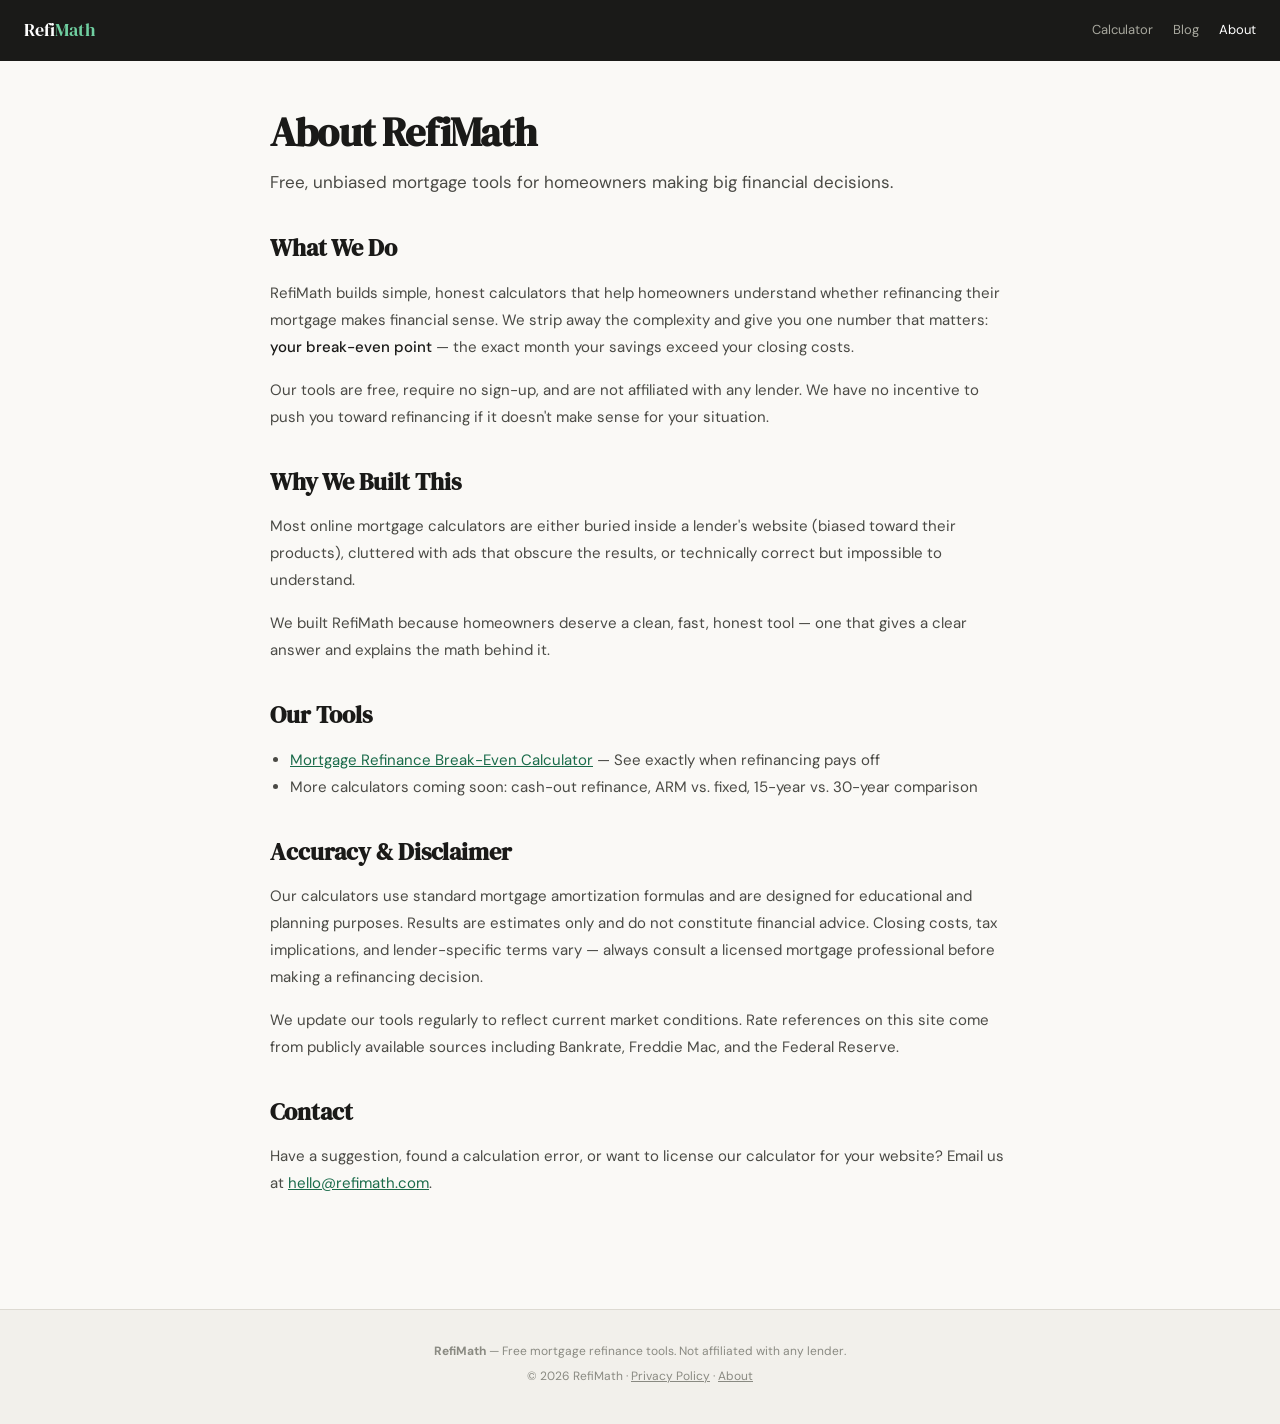
<file: about.html>
<!DOCTYPE html>
<html lang="en">
<head>
<meta charset="UTF-8">
<meta name="viewport" content="width=device-width, initial-scale=1.0">
<title>About RefiMath | Free Mortgage Refinance Tools</title>
<meta name="description" content="RefiMath provides free, unbiased mortgage refinance calculators to help homeowners make smarter financial decisions.">
<link rel="preconnect" href="https://fonts.googleapis.com">
<link href="https://fonts.googleapis.com/css2?family=DM+Serif+Display:ital@0;1&family=DM+Sans:wght@300;400;500&display=swap" rel="stylesheet">
<link rel="stylesheet" href="assets/css/shared.css">
<!-- Google Analytics — replace G-XXXXXXXXXX with your Measurement ID -->
<!-- <script async src="https://www.googletagmanager.com/gtag/js?id=G-XXXXXXXXXX"></script>
<script>
  window.dataLayer = window.dataLayer || [];
  function gtag(){dataLayer.push(arguments);}
  gtag('js', new Date());
  gtag('config', 'G-XXXXXXXXXX');
</script> -->

<!-- Google AdSense — replace ca-pub-XXXXXXXXXXXXXXXX with your publisher ID -->
<!-- <script async src="https://pagead2.googlesyndication.com/pagead/js/adsbygoogle.js?client=ca-pub-XXXXXXXXXXXXXXXX" crossorigin="anonymous"></script> -->
</head>
<body>

<header class="site-header">
  <a href="/" class="logo">Refi<span>Math</span></a>
  <nav class="site-nav">
    <a href="/">Calculator</a>
    <a href="blog.html">Blog</a>
    <a href="about.html" class="active">About</a>
  </nav>
</header>

<div class="container" style="padding-top:3rem;padding-bottom:3rem;">
  <div class="prose">

    <h1>About RefiMath</h1>
    <p style="font-size:17px;color:var(--ink-2);margin-bottom:2rem;">Free, unbiased mortgage tools for homeowners making big financial decisions.</p>

    <h2>What We Do</h2>
    <p>RefiMath builds simple, honest calculators that help homeowners understand whether refinancing their mortgage makes financial sense. We strip away the complexity and give you one number that matters: <strong>your break-even point</strong> — the exact month your savings exceed your closing costs.</p>
    <p>Our tools are free, require no sign-up, and are not affiliated with any lender. We have no incentive to push you toward refinancing if it doesn't make sense for your situation.</p>

    <h2>Why We Built This</h2>
    <p>Most online mortgage calculators are either buried inside a lender's website (biased toward their products), cluttered with ads that obscure the results, or technically correct but impossible to understand.</p>
    <p>We built RefiMath because homeowners deserve a clean, fast, honest tool — one that gives a clear answer and explains the math behind it.</p>

    <h2>Our Tools</h2>
    <ul>
      <li><a href="/">Mortgage Refinance Break-Even Calculator</a> — See exactly when refinancing pays off</li>
      <li>More calculators coming soon: cash-out refinance, ARM vs. fixed, 15-year vs. 30-year comparison</li>
    </ul>

    <h2>Accuracy & Disclaimer</h2>
    <p>Our calculators use standard mortgage amortization formulas and are designed for educational and planning purposes. Results are estimates only and do not constitute financial advice. Closing costs, tax implications, and lender-specific terms vary — always consult a licensed mortgage professional before making a refinancing decision.</p>
    <p>We update our tools regularly to reflect current market conditions. Rate references on this site come from publicly available sources including Bankrate, Freddie Mac, and the Federal Reserve.</p>

    <h2>Contact</h2>
    <p>Have a suggestion, found a calculation error, or want to license our calculator for your website? Email us at <a href="mailto:hello@refimath.com">hello@refimath.com</a>.</p>

  </div>
</div>

<footer>
  <p><strong>RefiMath</strong> — Free mortgage refinance tools. Not affiliated with any lender.</p>
  <p>© 2026 RefiMath · <a href="privacy.html">Privacy Policy</a> · <a href="about.html">About</a></p>
</footer>

</body>
</html>
</file>
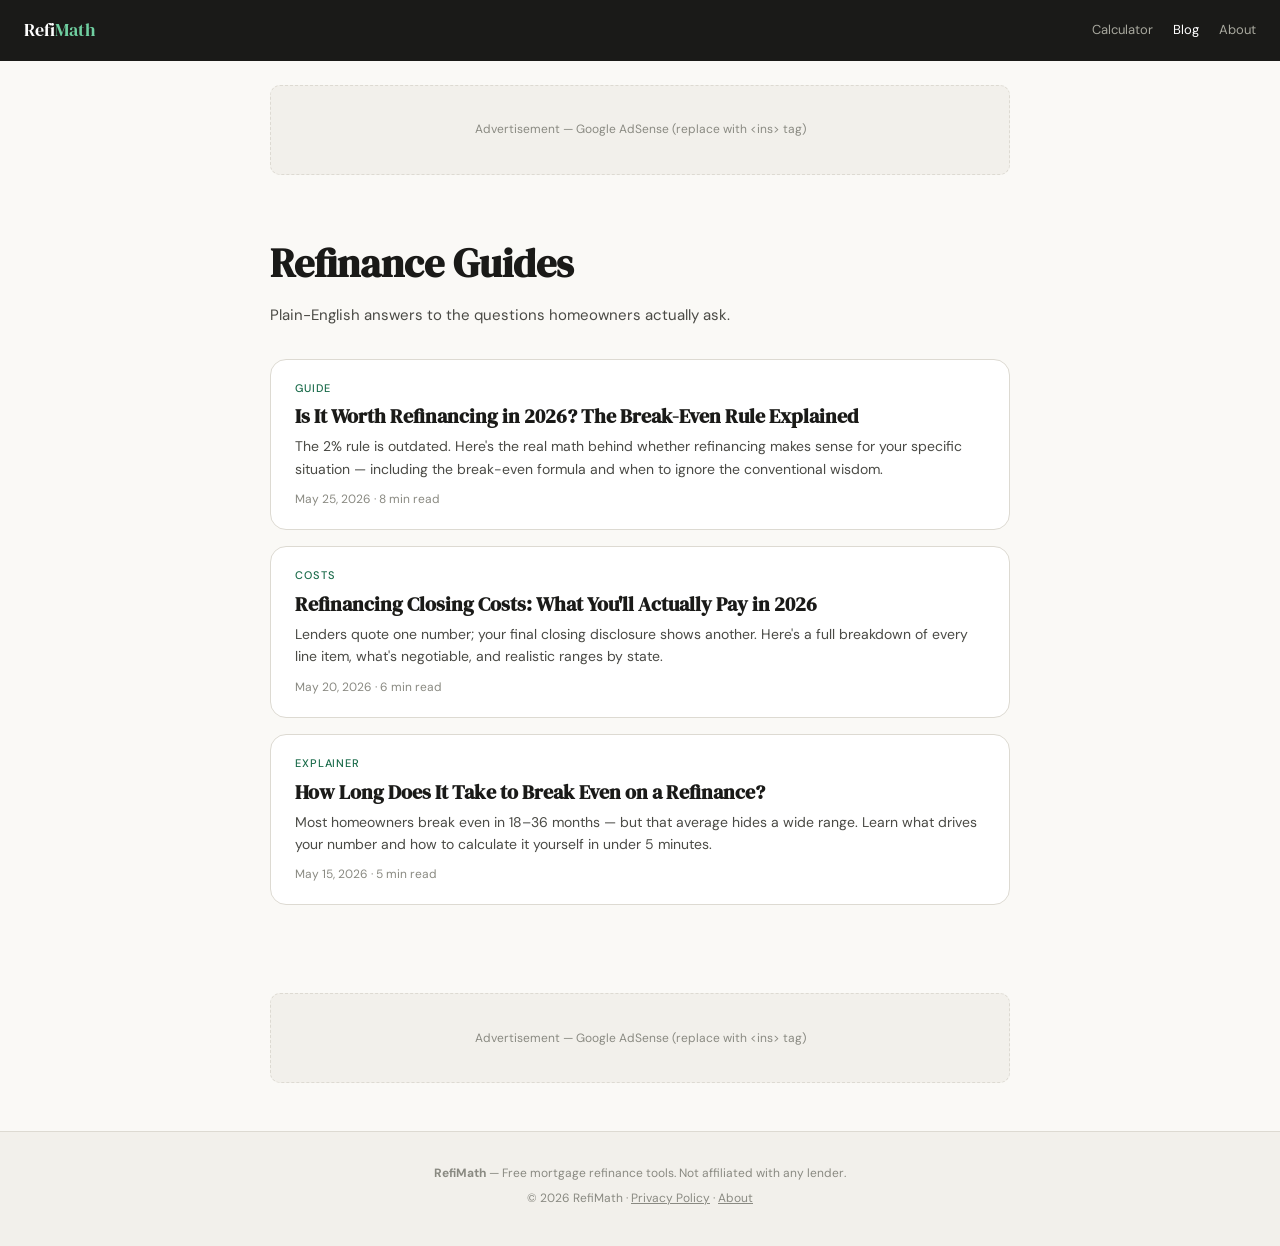
<file: blog.html>
<!DOCTYPE html>
<html lang="en">
<head>
<meta charset="UTF-8">
<meta name="viewport" content="width=device-width, initial-scale=1.0">
<title>Mortgage Refinance Blog | RefiMath — Tips, Guides & Calculators</title>
<meta name="description" content="Expert guides on mortgage refinancing — when to refinance, how to calculate break-even, closing costs explained, and step-by-step refinance guides for 2026.">
<link rel="preconnect" href="https://fonts.googleapis.com">
<link href="https://fonts.googleapis.com/css2?family=DM+Serif+Display:ital@0;1&family=DM+Sans:wght@300;400;500&display=swap" rel="stylesheet">
<link rel="stylesheet" href="assets/css/shared.css">
<!-- Google Analytics — replace G-XXXXXXXXXX with your Measurement ID -->
<!-- <script async src="https://www.googletagmanager.com/gtag/js?id=G-XXXXXXXXXX"></script>
<script>
  window.dataLayer = window.dataLayer || [];
  function gtag(){dataLayer.push(arguments);}
  gtag('js', new Date());
  gtag('config', 'G-XXXXXXXXXX');
</script> -->

<!-- Google AdSense — replace ca-pub-XXXXXXXXXXXXXXXX with your publisher ID -->
<!-- <script async src="https://pagead2.googlesyndication.com/pagead/js/adsbygoogle.js?client=ca-pub-XXXXXXXXXXXXXXXX" crossorigin="anonymous"></script> -->
</head>
<body>

<header class="site-header">
  <a href="/" class="logo">Refi<span>Math</span></a>
  <nav class="site-nav">
    <a href="/">Calculator</a>
    <a href="blog.html" class="active">Blog</a>
    <a href="about.html">About</a>
  </nav>
</header>

<!-- AD SLOT: TOP -->
<div class="container">
  <div class="ad-slot">Advertisement — Google AdSense (replace with &lt;ins&gt; tag)</div>
</div>

<div class="container" style="padding-top:2rem;padding-bottom:3rem;">

  <div style="margin-bottom:2rem;">
    <h1 style="font-family:'DM Serif Display',serif;font-size:clamp(28px,5vw,40px);margin-bottom:.5rem;">Refinance Guides</h1>
    <p style="color:var(--ink-2);font-size:15px;">Plain-English answers to the questions homeowners actually ask.</p>
  </div>

  <!-- ── BLOG CARDS ── add a new .blog-card block each time you publish a post ── -->

  <a href="blog/is-it-worth-refinancing-2026.html" class="blog-card">
    <div class="tag">Guide</div>
    <h2>Is It Worth Refinancing in 2026? The Break-Even Rule Explained</h2>
    <p>The 2% rule is outdated. Here's the real math behind whether refinancing makes sense for your specific situation — including the break-even formula and when to ignore the conventional wisdom.</p>
    <div class="meta">May 25, 2026 · 8 min read</div>
  </a>

  <a href="blog/refinancing-closing-costs-2026.html" class="blog-card">
    <div class="tag">Costs</div>
    <h2>Refinancing Closing Costs: What You'll Actually Pay in 2026</h2>
    <p>Lenders quote one number; your final closing disclosure shows another. Here's a full breakdown of every line item, what's negotiable, and realistic ranges by state.</p>
    <div class="meta">May 20, 2026 · 6 min read</div>
  </a>

  <a href="blog/how-long-break-even-refinance.html" class="blog-card">
    <div class="tag">Explainer</div>
    <h2>How Long Does It Take to Break Even on a Refinance?</h2>
    <p>Most homeowners break even in 18–36 months — but that average hides a wide range. Learn what drives your number and how to calculate it yourself in under 5 minutes.</p>
    <div class="meta">May 15, 2026 · 5 min read</div>
  </a>

  <!-- TEMPLATE FOR NEW POSTS — copy this block, update href/title/description/date:
  <a href="blog/YOUR-SLUG-HERE.html" class="blog-card">
    <div class="tag">Guide</div>
    <h2>Your Post Title Here</h2>
    <p>Your 1–2 sentence description here. Make it specific and benefit-driven.</p>
    <div class="meta">June 1, 2026 · X min read</div>
  </a>
  -->

</div>

<!-- AD SLOT: BOTTOM -->
<div class="container">
  <div class="ad-slot">Advertisement — Google AdSense (replace with &lt;ins&gt; tag)</div>
</div>

<footer>
  <p><strong>RefiMath</strong> — Free mortgage refinance tools. Not affiliated with any lender.</p>
  <p>© 2026 RefiMath · <a href="privacy.html">Privacy Policy</a> · <a href="about.html">About</a></p>
</footer>

</body>
</html>
</file>
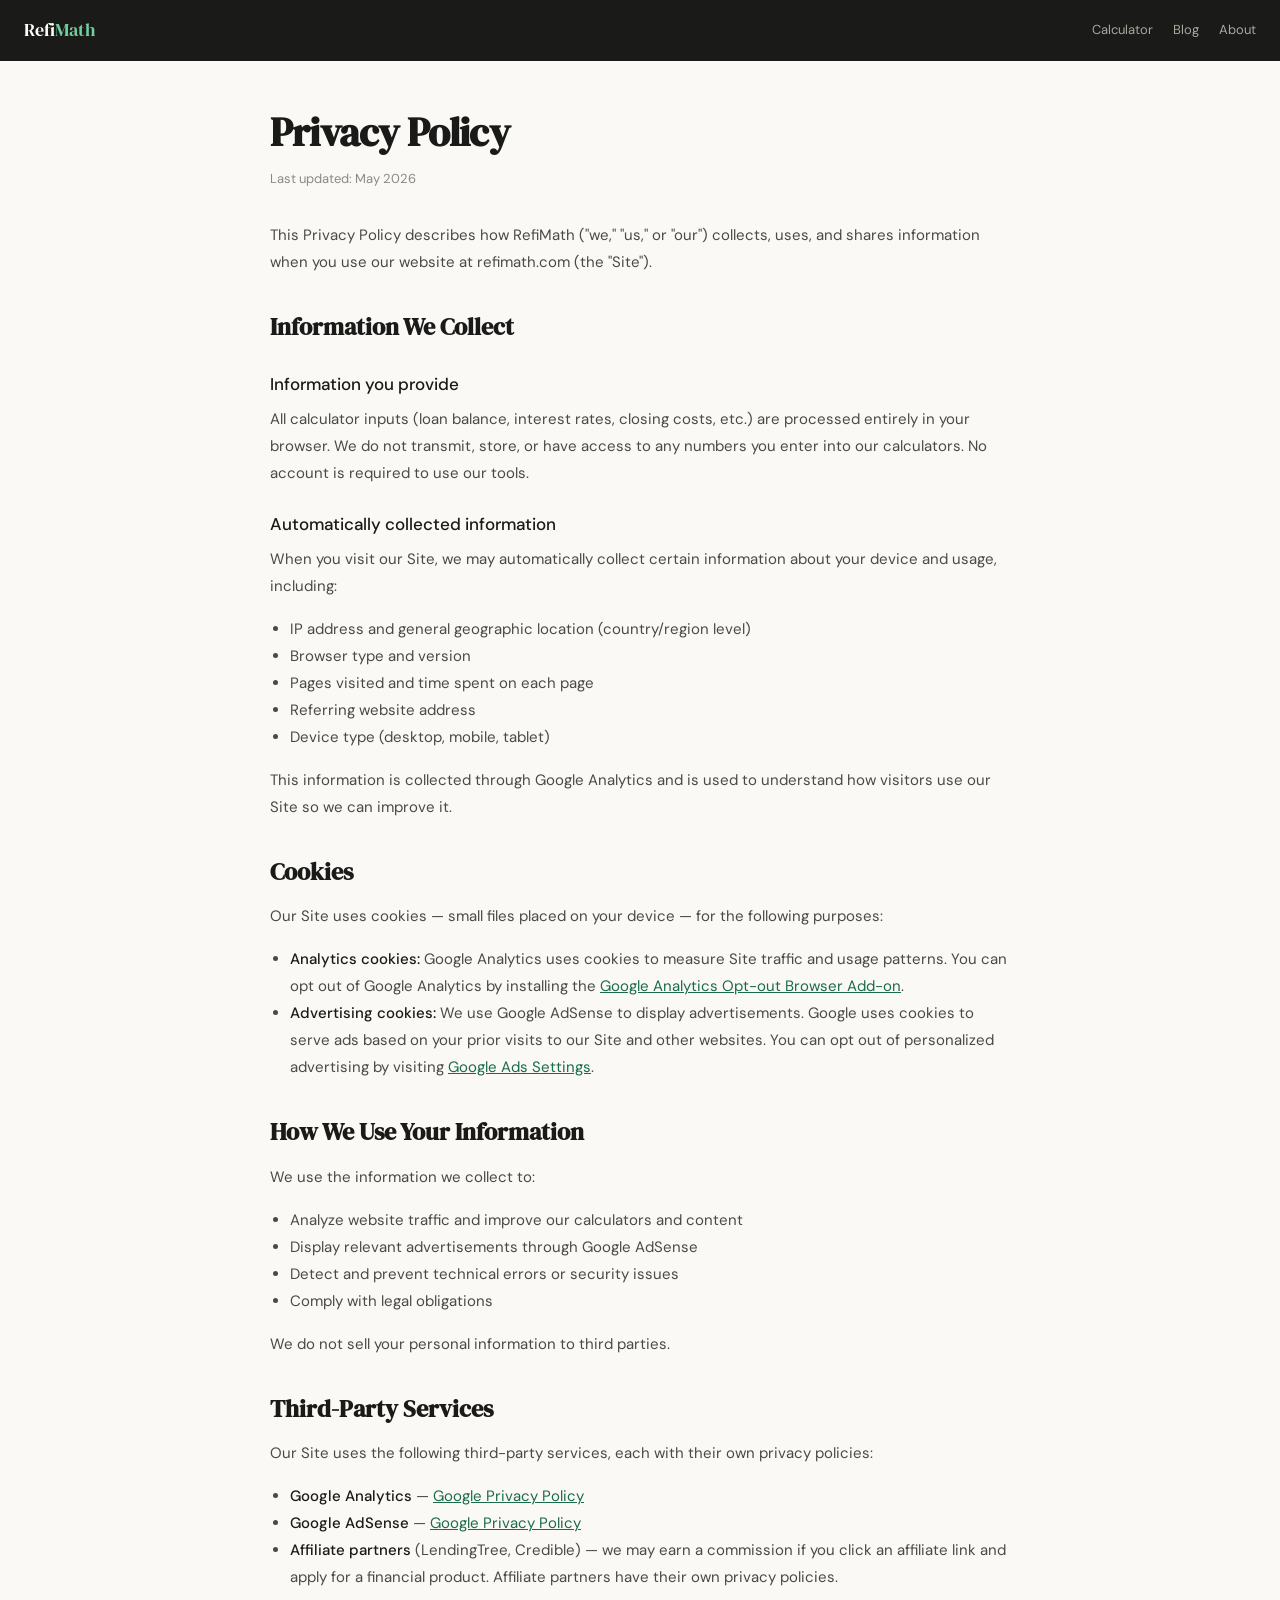
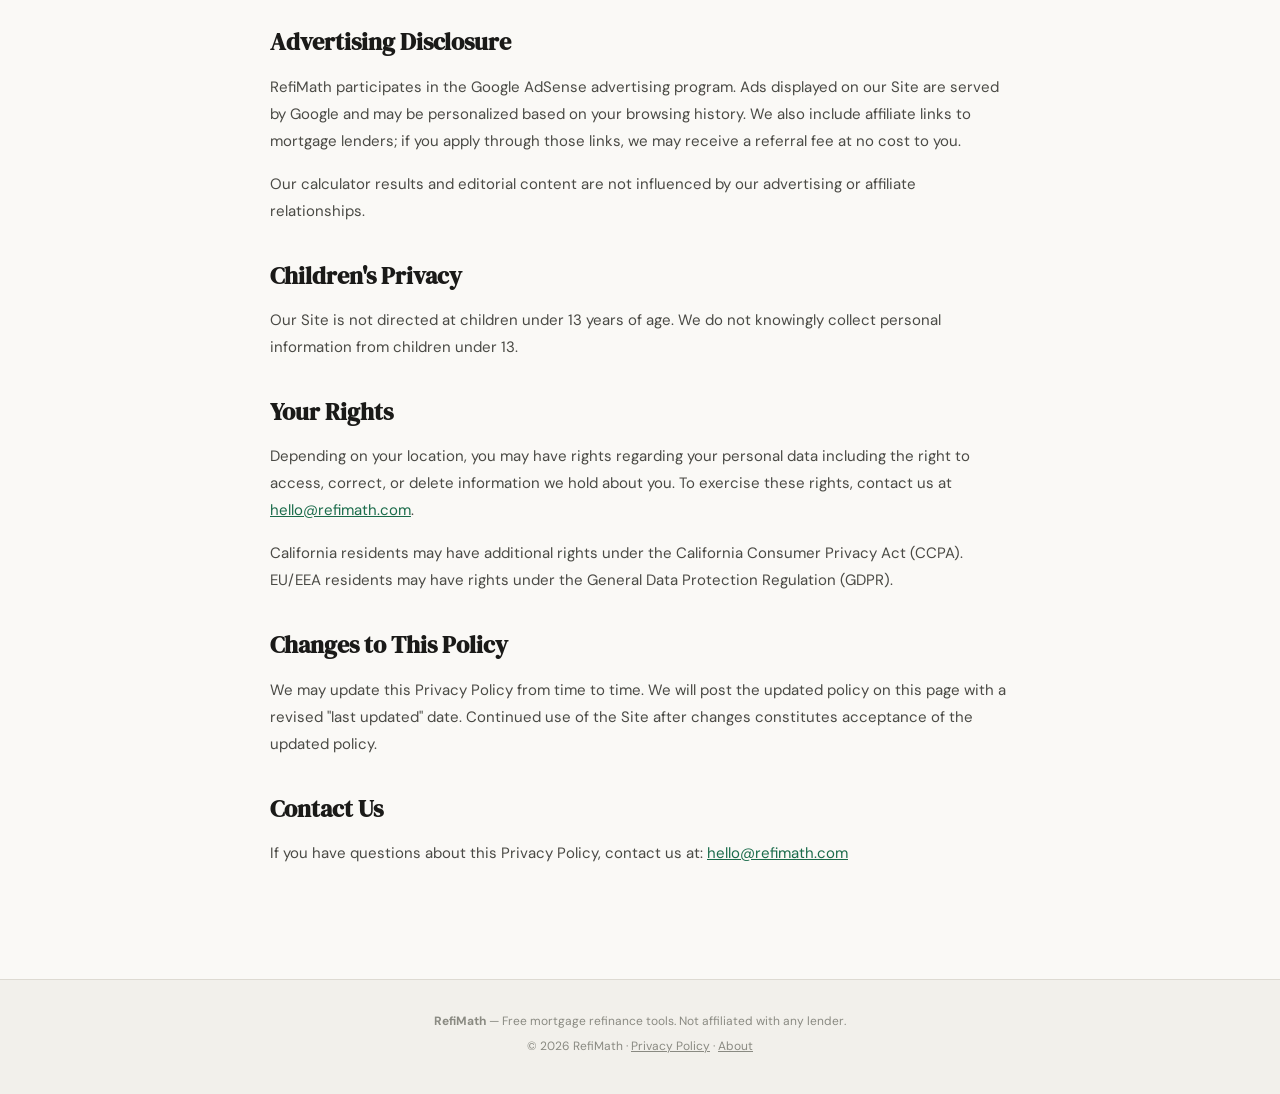
<file: privacy.html>
<!DOCTYPE html>
<html lang="en">
<head>
<meta charset="UTF-8">
<meta name="viewport" content="width=device-width, initial-scale=1.0">
<title>Privacy Policy | RefiMath</title>
<meta name="description" content="RefiMath privacy policy — how we handle data, cookies, and advertising on our free mortgage calculator tools.">
<link rel="preconnect" href="https://fonts.googleapis.com">
<link href="https://fonts.googleapis.com/css2?family=DM+Serif+Display:ital@0;1&family=DM+Sans:wght@300;400;500&display=swap" rel="stylesheet">
<link rel="stylesheet" href="assets/css/shared.css">
<!-- Google Analytics — replace G-XXXXXXXXXX with your Measurement ID -->
<!-- <script async src="https://www.googletagmanager.com/gtag/js?id=G-XXXXXXXXXX"></script>
<script>
  window.dataLayer = window.dataLayer || [];
  function gtag(){dataLayer.push(arguments);}
  gtag('js', new Date());
  gtag('config', 'G-XXXXXXXXXX');
</script> -->

<!-- Google AdSense — replace ca-pub-XXXXXXXXXXXXXXXX with your publisher ID -->
<!-- <script async src="https://pagead2.googlesyndication.com/pagead/js/adsbygoogle.js?client=ca-pub-XXXXXXXXXXXXXXXX" crossorigin="anonymous"></script> -->
</head>
<body>

<header class="site-header">
  <a href="/" class="logo">Refi<span>Math</span></a>
  <nav class="site-nav">
    <a href="/">Calculator</a>
    <a href="blog.html">Blog</a>
    <a href="about.html">About</a>
  </nav>
</header>

<div class="container" style="padding-top:3rem;padding-bottom:3rem;">
  <div class="prose">

    <h1>Privacy Policy</h1>
    <p style="color:var(--ink-3);font-size:13px;margin-bottom:2rem;">Last updated: May 2026</p>

    <p>This Privacy Policy describes how RefiMath ("we," "us," or "our") collects, uses, and shares information when you use our website at refimath.com (the "Site").</p>

    <h2>Information We Collect</h2>
    <h3>Information you provide</h3>
    <p>All calculator inputs (loan balance, interest rates, closing costs, etc.) are processed entirely in your browser. We do not transmit, store, or have access to any numbers you enter into our calculators. No account is required to use our tools.</p>

    <h3>Automatically collected information</h3>
    <p>When you visit our Site, we may automatically collect certain information about your device and usage, including:</p>
    <ul>
      <li>IP address and general geographic location (country/region level)</li>
      <li>Browser type and version</li>
      <li>Pages visited and time spent on each page</li>
      <li>Referring website address</li>
      <li>Device type (desktop, mobile, tablet)</li>
    </ul>
    <p>This information is collected through Google Analytics and is used to understand how visitors use our Site so we can improve it.</p>

    <h2>Cookies</h2>
    <p>Our Site uses cookies — small files placed on your device — for the following purposes:</p>
    <ul>
      <li><strong>Analytics cookies:</strong> Google Analytics uses cookies to measure Site traffic and usage patterns. You can opt out of Google Analytics by installing the <a href="https://tools.google.com/dlpage/gaoptout" target="_blank" rel="noopener">Google Analytics Opt-out Browser Add-on</a>.</li>
      <li><strong>Advertising cookies:</strong> We use Google AdSense to display advertisements. Google uses cookies to serve ads based on your prior visits to our Site and other websites. You can opt out of personalized advertising by visiting <a href="https://www.google.com/settings/ads" target="_blank" rel="noopener">Google Ads Settings</a>.</li>
    </ul>

    <h2>How We Use Your Information</h2>
    <p>We use the information we collect to:</p>
    <ul>
      <li>Analyze website traffic and improve our calculators and content</li>
      <li>Display relevant advertisements through Google AdSense</li>
      <li>Detect and prevent technical errors or security issues</li>
      <li>Comply with legal obligations</li>
    </ul>
    <p>We do not sell your personal information to third parties.</p>

    <h2>Third-Party Services</h2>
    <p>Our Site uses the following third-party services, each with their own privacy policies:</p>
    <ul>
      <li><strong>Google Analytics</strong> — <a href="https://policies.google.com/privacy" target="_blank" rel="noopener">Google Privacy Policy</a></li>
      <li><strong>Google AdSense</strong> — <a href="https://policies.google.com/privacy" target="_blank" rel="noopener">Google Privacy Policy</a></li>
      <li><strong>Affiliate partners</strong> (LendingTree, Credible) — we may earn a commission if you click an affiliate link and apply for a financial product. Affiliate partners have their own privacy policies.</li>
    </ul>

    <h2>Advertising Disclosure</h2>
    <p>RefiMath participates in the Google AdSense advertising program. Ads displayed on our Site are served by Google and may be personalized based on your browsing history. We also include affiliate links to mortgage lenders; if you apply through those links, we may receive a referral fee at no cost to you.</p>
    <p>Our calculator results and editorial content are not influenced by our advertising or affiliate relationships.</p>

    <h2>Children's Privacy</h2>
    <p>Our Site is not directed at children under 13 years of age. We do not knowingly collect personal information from children under 13.</p>

    <h2>Your Rights</h2>
    <p>Depending on your location, you may have rights regarding your personal data including the right to access, correct, or delete information we hold about you. To exercise these rights, contact us at <a href="mailto:hello@refimath.com">hello@refimath.com</a>.</p>
    <p>California residents may have additional rights under the California Consumer Privacy Act (CCPA). EU/EEA residents may have rights under the General Data Protection Regulation (GDPR).</p>

    <h2>Changes to This Policy</h2>
    <p>We may update this Privacy Policy from time to time. We will post the updated policy on this page with a revised "last updated" date. Continued use of the Site after changes constitutes acceptance of the updated policy.</p>

    <h2>Contact Us</h2>
    <p>If you have questions about this Privacy Policy, contact us at: <a href="mailto:hello@refimath.com">hello@refimath.com</a></p>

  </div>
</div>

<footer>
  <p><strong>RefiMath</strong> — Free mortgage refinance tools. Not affiliated with any lender.</p>
  <p>© 2026 RefiMath · <a href="privacy.html">Privacy Policy</a> · <a href="about.html">About</a></p>
</footer>

</body>
</html>
</file>
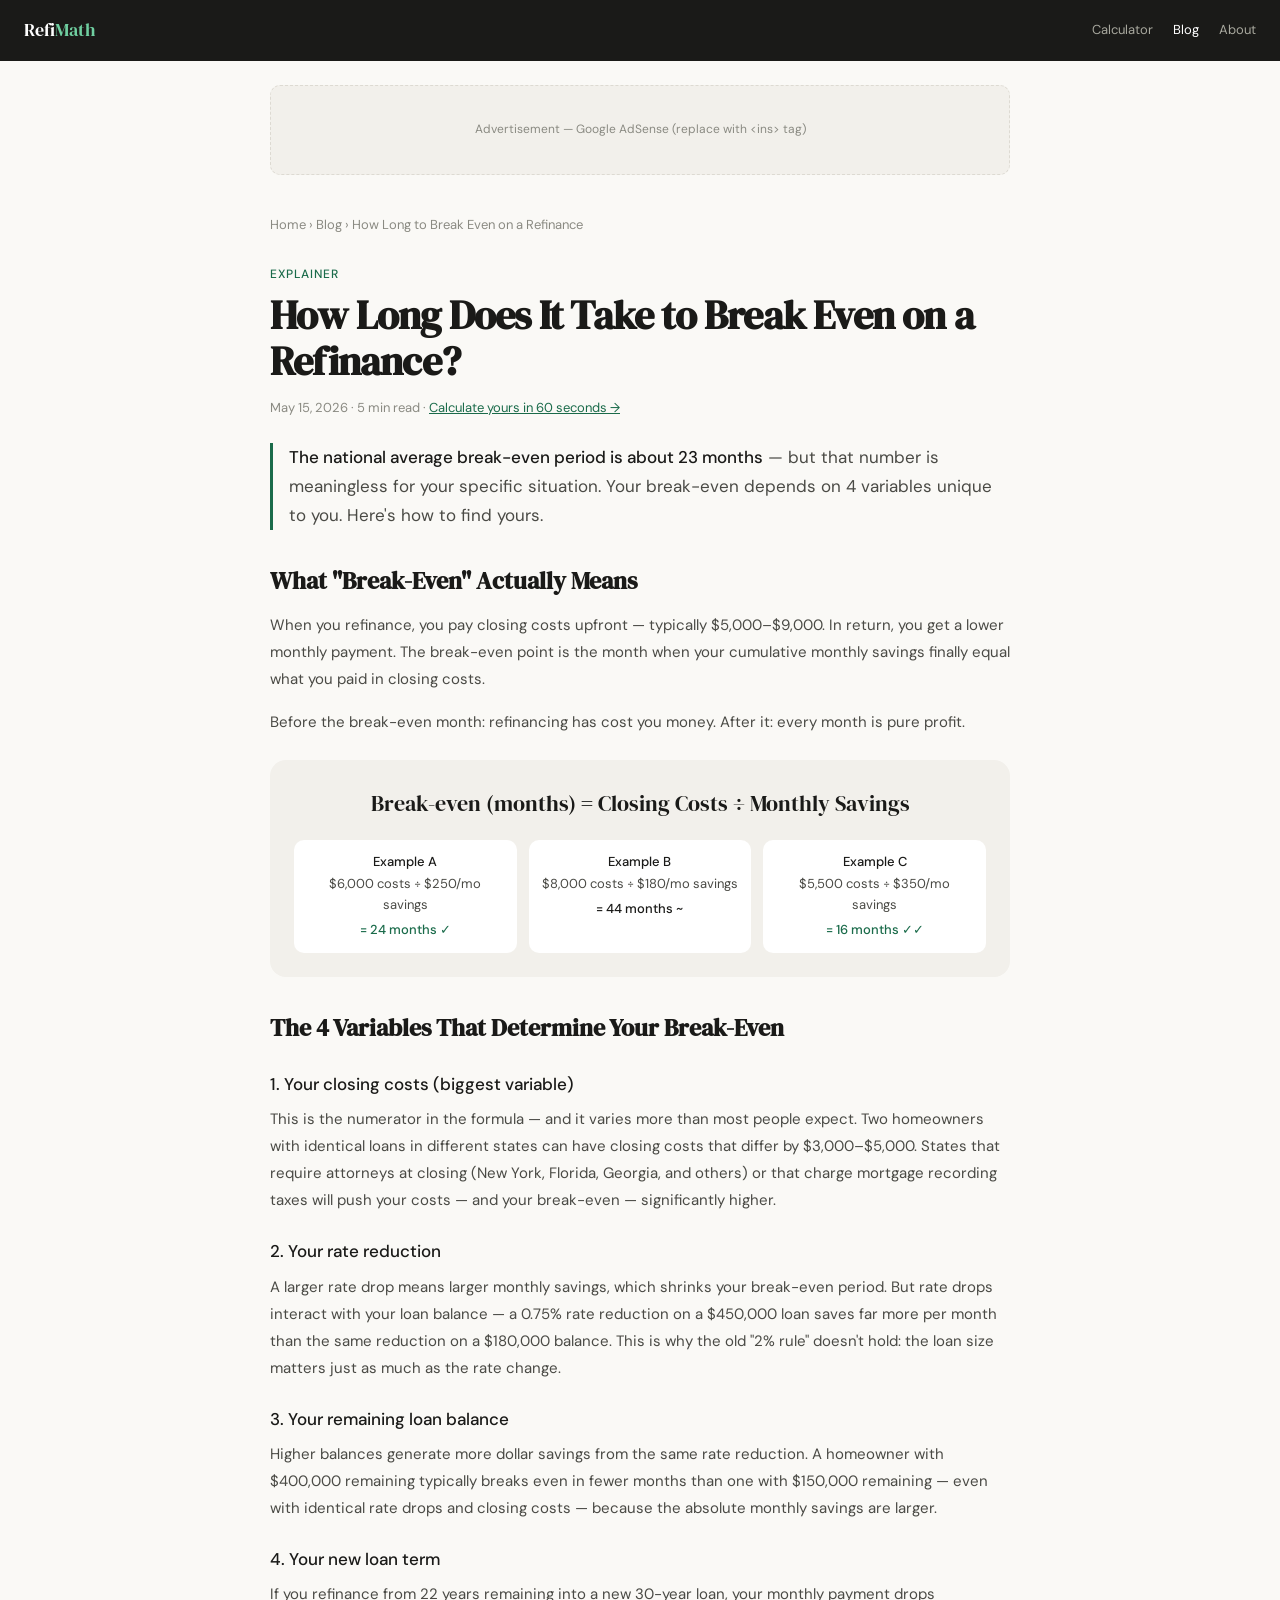
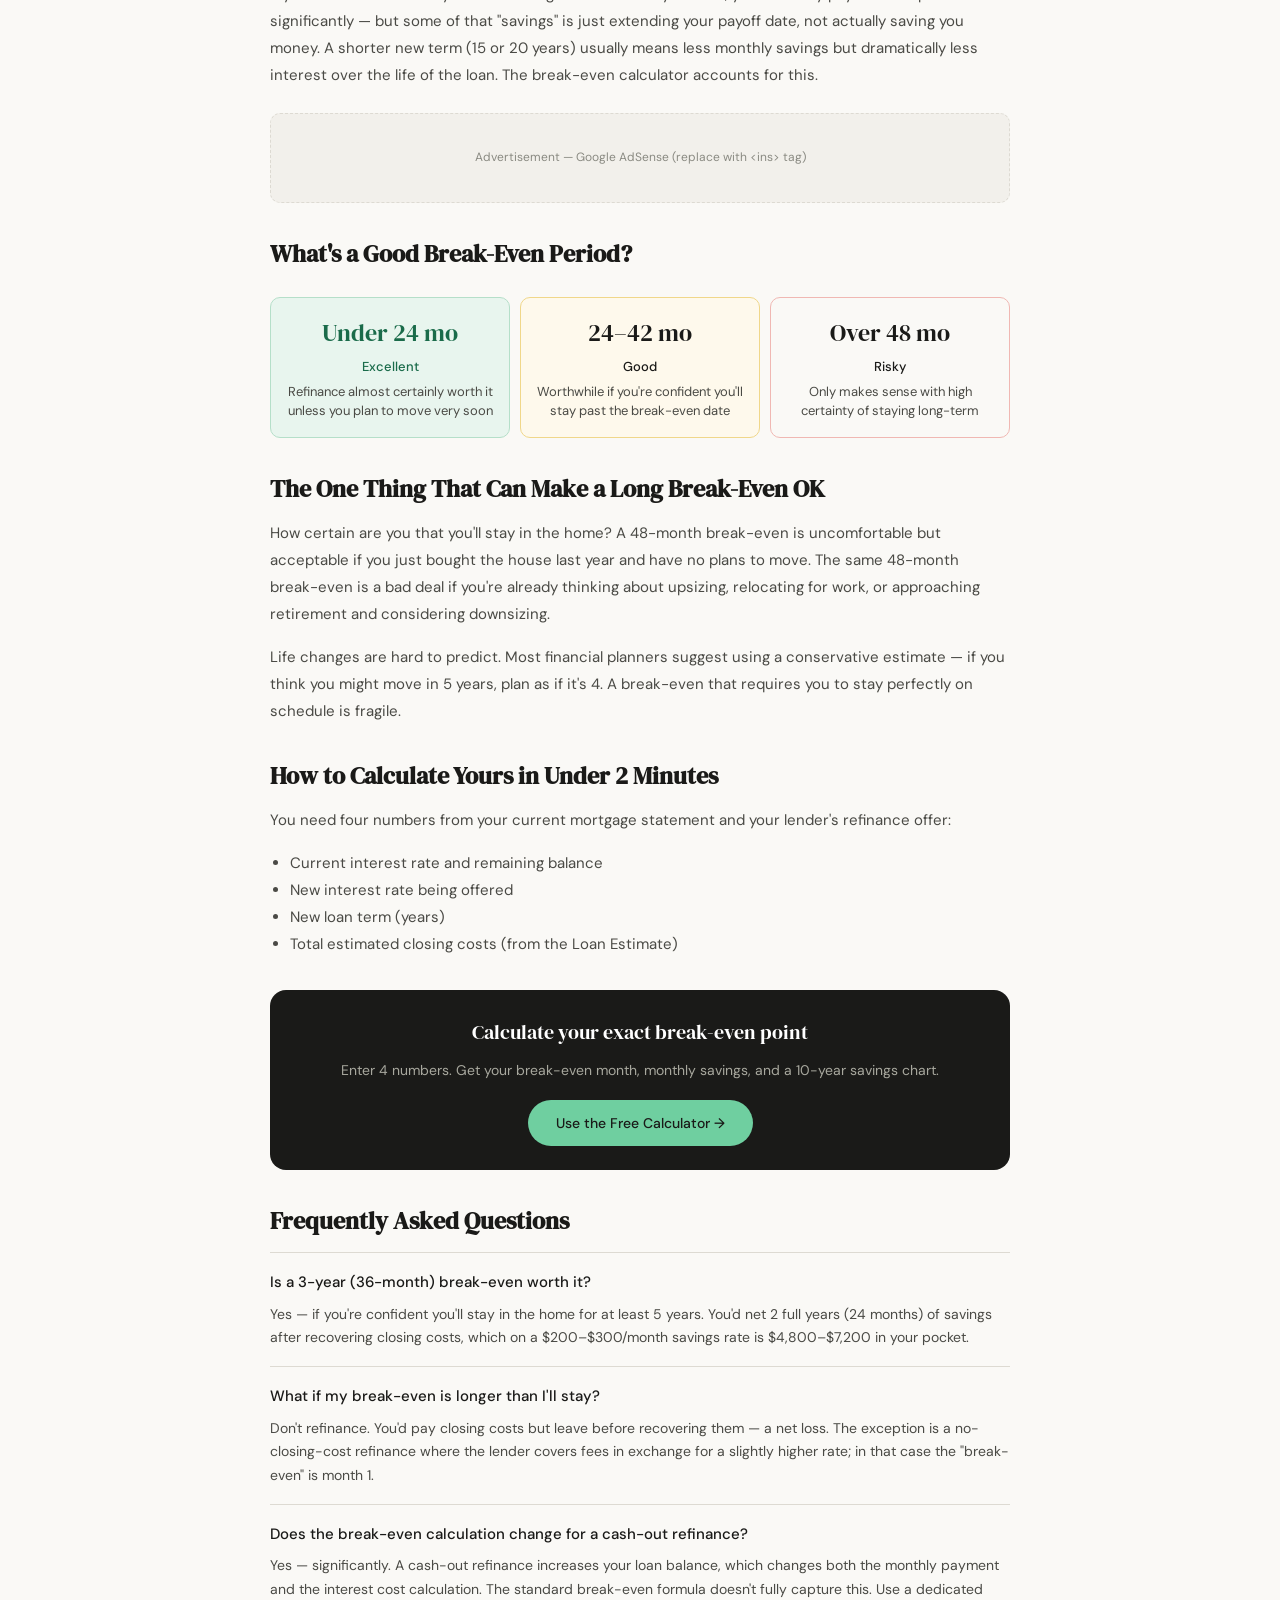
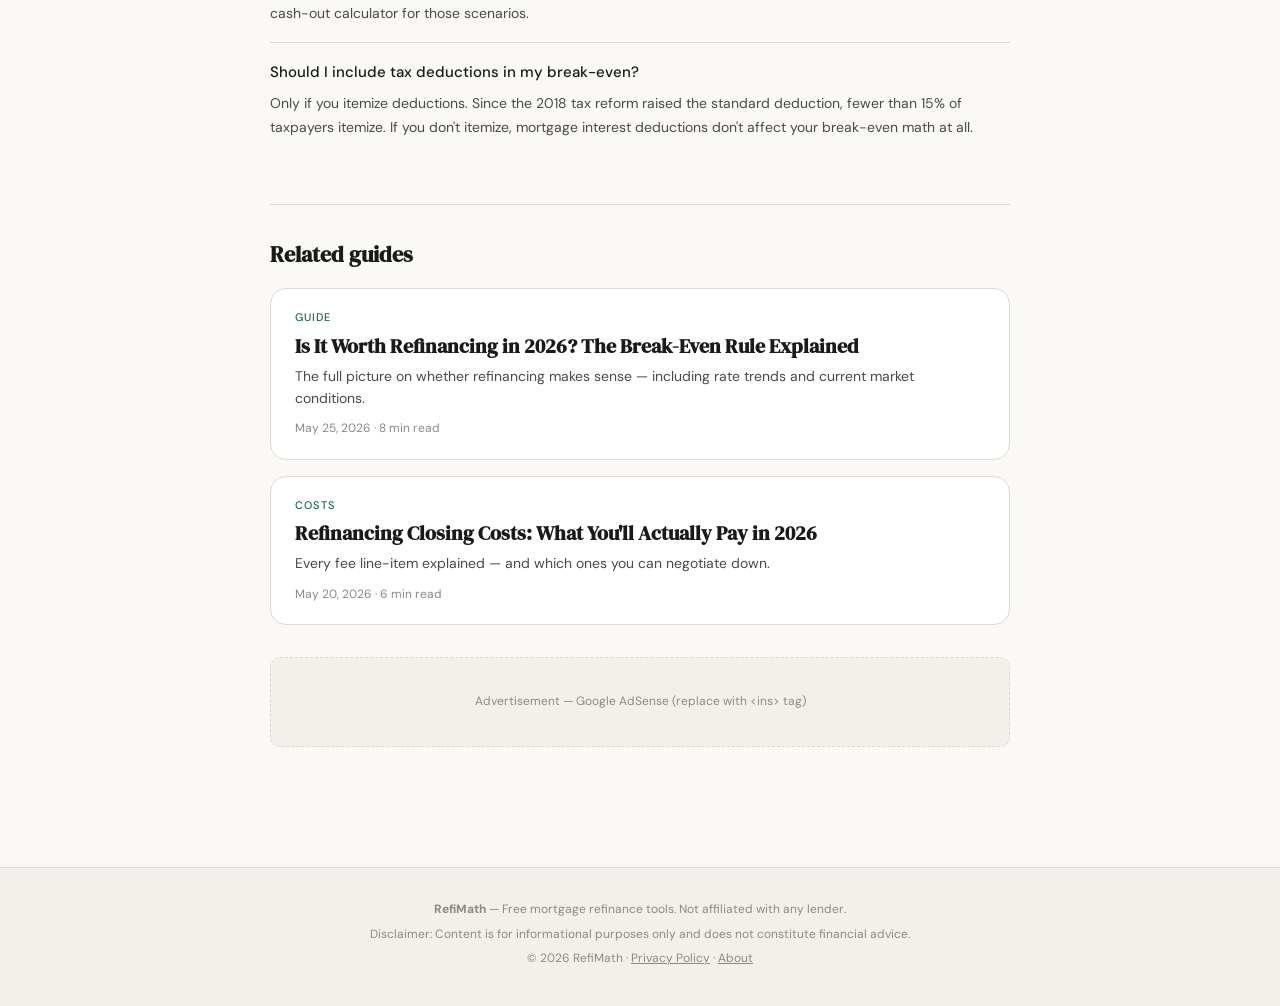
<file: blog/how-long-break-even-refinance.html>
<!DOCTYPE html>
<html lang="en">
<head>
<meta charset="UTF-8">
<meta name="viewport" content="width=device-width, initial-scale=1.0">
<title>How Long Does It Take to Break Even on a Refinance? | RefiMath</title>
<meta name="description" content="Most homeowners break even on a refinance in 18–36 months — but your number depends on 4 variables. Learn the formula and calculate yours in under 2 minutes.">
<meta name="keywords" content="how long to break even on refinance, refinance break even period, mortgage refinance payback period, when does refinancing pay off">
<link rel="canonical" href="https://refimath.com/blog/how-long-break-even-refinance.html">
<meta property="og:title" content="How Long Does It Take to Break Even on a Refinance?">
<meta property="og:description" content="Most homeowners break even in 18–36 months. Learn what drives your number and calculate yours in 2 minutes.">
<meta property="og:type" content="article">
<link rel="preconnect" href="https://fonts.googleapis.com">
<link href="https://fonts.googleapis.com/css2?family=DM+Serif+Display:ital@0;1&family=DM+Sans:wght@300;400;500&display=swap" rel="stylesheet">
<link rel="stylesheet" href="../assets/css/shared.css">
<!-- Google Analytics — replace G-XXXXXXXXXX with your Measurement ID -->
<!-- <script async src="https://www.googletagmanager.com/gtag/js?id=G-XXXXXXXXXX"></script>
<script>
  window.dataLayer = window.dataLayer || [];
  function gtag(){dataLayer.push(arguments);}
  gtag('js', new Date());
  gtag('config', 'G-XXXXXXXXXX');
</script> -->

<!-- Google AdSense — replace ca-pub-XXXXXXXXXXXXXXXX with your publisher ID -->
<!-- <script async src="https://pagead2.googlesyndication.com/pagead/js/adsbygoogle.js?client=ca-pub-XXXXXXXXXXXXXXXX" crossorigin="anonymous"></script> -->
<script type="application/ld+json">
{
  "@context": "https://schema.org",
  "@type": "Article",
  "headline": "How Long Does It Take to Break Even on a Refinance?",
  "datePublished": "2026-05-15",
  "dateModified": "2026-05-15",
  "author": {"@type": "Organization", "name": "RefiMath"},
  "publisher": {"@type": "Organization", "name": "RefiMath", "url": "https://refimath.com"},
  "description": "Learn how long it takes to break even on a mortgage refinance, what variables affect it, and how to calculate your personal payback period."
}
</script>
<script type="application/ld+json">
{
  "@context": "https://schema.org",
  "@type": "FAQPage",
  "mainEntity": [
    {
      "@type": "Question",
      "name": "How long does it take to break even on a refinance?",
      "acceptedAnswer": {"@type": "Answer", "text": "Most homeowners break even in 18 to 36 months. The exact period equals your total closing costs divided by your monthly payment savings."}
    },
    {
      "@type": "Question",
      "name": "What is a good break-even period for refinancing?",
      "acceptedAnswer": {"@type": "Answer", "text": "Under 24 months is excellent. Under 36 months is generally worthwhile. Over 48 months is risky unless you are very certain you will stay long-term."}
    },
    {
      "@type": "Question",
      "name": "Is a 3 year break-even on a refinance worth it?",
      "acceptedAnswer": {"@type": "Answer", "text": "A 36-month break-even is worth it if you plan to stay in the home for at least 5 years. You would net 2 years of savings after recovering your closing costs."}
    }
  ]
}
</script>
</head>
<body>

<header class="site-header">
  <a href="/" class="logo">Refi<span>Math</span></a>
  <nav class="site-nav">
    <a href="/">Calculator</a>
    <a href="../blog.html" class="active">Blog</a>
    <a href="../about.html">About</a>
  </nav>
</header>

<div class="container">
  <div class="ad-slot">Advertisement — Google AdSense (replace with &lt;ins&gt; tag)</div>
</div>

<div class="container" style="padding-top:1rem;padding-bottom:3rem;">

  <p style="font-size:13px;color:var(--ink-3);margin-bottom:1.5rem;">
    <a href="/" style="color:var(--ink-3);text-decoration:none;">Home</a> ›
    <a href="../blog.html" style="color:var(--ink-3);text-decoration:none;">Blog</a> ›
    How Long to Break Even on a Refinance
  </p>

  <article class="prose">

    <div style="margin-bottom:1.5rem;">
      <span style="font-size:12px;font-weight:500;color:var(--green);text-transform:uppercase;letter-spacing:.08em;">Explainer</span>
      <h1 style="margin-top:.4rem;">How Long Does It Take to Break Even on a Refinance?</h1>
      <p style="font-size:13px;color:var(--ink-3);margin-top:.5rem;">May 15, 2026 · 5 min read · <a href="/">Calculate yours in 60 seconds →</a></p>
    </div>

    <p style="font-size:17px;color:var(--ink-2);border-left:3px solid var(--green);padding-left:1rem;margin-bottom:2rem;line-height:1.7;"><strong>The national average break-even period is about 23 months</strong> — but that number is meaningless for your specific situation. Your break-even depends on 4 variables unique to you. Here's how to find yours.</p>

    <h2>What "Break-Even" Actually Means</h2>
    <p>When you refinance, you pay closing costs upfront — typically $5,000–$9,000. In return, you get a lower monthly payment. The break-even point is the month when your cumulative monthly savings finally equal what you paid in closing costs.</p>
    <p>Before the break-even month: refinancing has cost you money. After it: every month is pure profit.</p>

    <div style="background:var(--paper-2);border-radius:16px;padding:1.5rem;margin:1.5rem 0;text-align:center;">
      <p style="font-family:'DM Serif Display',serif;font-size:22px;color:var(--ink);margin:0 0 .5rem;">Break-even (months) = Closing Costs ÷ Monthly Savings</p>
      <div style="display:grid;grid-template-columns:1fr 1fr 1fr;gap:12px;margin-top:1rem;font-size:13px;">
        <div style="background:#fff;border-radius:10px;padding:.75rem;">
          <div style="font-weight:500;color:var(--ink);margin-bottom:2px;">Example A</div>
          <div style="color:var(--ink-2);">$6,000 costs ÷ $250/mo savings</div>
          <div style="color:var(--green);font-weight:500;margin-top:4px;">= 24 months ✓</div>
        </div>
        <div style="background:#fff;border-radius:10px;padding:.75rem;">
          <div style="font-weight:500;color:var(--ink);margin-bottom:2px;">Example B</div>
          <div style="color:var(--ink-2);">$8,000 costs ÷ $180/mo savings</div>
          <div style="color:var(--amber);font-weight:500;margin-top:4px;">= 44 months ~</div>
        </div>
        <div style="background:#fff;border-radius:10px;padding:.75rem;">
          <div style="font-weight:500;color:var(--ink);margin-bottom:2px;">Example C</div>
          <div style="color:var(--ink-2);">$5,500 costs ÷ $350/mo savings</div>
          <div style="color:var(--green);font-weight:500;margin-top:4px;">= 16 months ✓✓</div>
        </div>
      </div>
    </div>

    <h2>The 4 Variables That Determine Your Break-Even</h2>

    <h3>1. Your closing costs (biggest variable)</h3>
    <p>This is the numerator in the formula — and it varies more than most people expect. Two homeowners with identical loans in different states can have closing costs that differ by $3,000–$5,000. States that require attorneys at closing (New York, Florida, Georgia, and others) or that charge mortgage recording taxes will push your costs — and your break-even — significantly higher.</p>

    <h3>2. Your rate reduction</h3>
    <p>A larger rate drop means larger monthly savings, which shrinks your break-even period. But rate drops interact with your loan balance — a 0.75% rate reduction on a $450,000 loan saves far more per month than the same reduction on a $180,000 balance. This is why the old "2% rule" doesn't hold: the loan size matters just as much as the rate change.</p>

    <h3>3. Your remaining loan balance</h3>
    <p>Higher balances generate more dollar savings from the same rate reduction. A homeowner with $400,000 remaining typically breaks even in fewer months than one with $150,000 remaining — even with identical rate drops and closing costs — because the absolute monthly savings are larger.</p>

    <h3>4. Your new loan term</h3>
    <p>If you refinance from 22 years remaining into a new 30-year loan, your monthly payment drops significantly — but some of that "savings" is just extending your payoff date, not actually saving you money. A shorter new term (15 or 20 years) usually means less monthly savings but dramatically less interest over the life of the loan. The break-even calculator accounts for this.</p>

    <div class="ad-slot">Advertisement — Google AdSense (replace with &lt;ins&gt; tag)</div>

    <h2>What's a Good Break-Even Period?</h2>
    <div style="display:grid;grid-template-columns:1fr 1fr 1fr;gap:10px;margin:1.5rem 0;font-size:13px;">
      <div style="background:var(--green-lt);border:1px solid #b5dfc9;border-radius:10px;padding:1rem;text-align:center;">
        <div style="font-size:24px;font-family:'DM Serif Display',serif;color:var(--green);">Under 24 mo</div>
        <div style="font-weight:500;color:var(--green);margin:.25rem 0;">Excellent</div>
        <div style="color:var(--ink-2);line-height:1.5;">Refinance almost certainly worth it unless you plan to move very soon</div>
      </div>
      <div style="background:#fef9ec;border:1px solid #f0d78a;border-radius:10px;padding:1rem;text-align:center;">
        <div style="font-size:24px;font-family:'DM Serif Display',serif;color:var(--amber);">24–42 mo</div>
        <div style="font-weight:500;color:var(--amber);margin:.25rem 0;">Good</div>
        <div style="color:var(--ink-2);line-height:1.5;">Worthwhile if you're confident you'll stay past the break-even date</div>
      </div>
      <div style="background:var(--red-lt);border:1px solid #f0b8b3;border-radius:10px;padding:1rem;text-align:center;">
        <div style="font-size:24px;font-family:'DM Serif Display',serif;color:var(--red);">Over 48 mo</div>
        <div style="font-weight:500;color:var(--red);margin:.25rem 0;">Risky</div>
        <div style="color:var(--ink-2);line-height:1.5;">Only makes sense with high certainty of staying long-term</div>
      </div>
    </div>

    <h2>The One Thing That Can Make a Long Break-Even OK</h2>
    <p>How certain are you that you'll stay in the home? A 48-month break-even is uncomfortable but acceptable if you just bought the house last year and have no plans to move. The same 48-month break-even is a bad deal if you're already thinking about upsizing, relocating for work, or approaching retirement and considering downsizing.</p>
    <p>Life changes are hard to predict. Most financial planners suggest using a conservative estimate — if you think you might move in 5 years, plan as if it's 4. A break-even that requires you to stay perfectly on schedule is fragile.</p>

    <h2>How to Calculate Yours in Under 2 Minutes</h2>
    <p>You need four numbers from your current mortgage statement and your lender's refinance offer:</p>
    <ul>
      <li>Current interest rate and remaining balance</li>
      <li>New interest rate being offered</li>
      <li>New loan term (years)</li>
      <li>Total estimated closing costs (from the Loan Estimate)</li>
    </ul>

    <div style="background:var(--ink);border-radius:16px;padding:1.5rem;text-align:center;margin:2rem 0;">
      <p style="font-family:'DM Serif Display',serif;font-size:20px;color:#fff;margin-bottom:.5rem;">Calculate your exact break-even point</p>
      <p style="font-size:14px;color:#a8a89e;margin-bottom:1rem;">Enter 4 numbers. Get your break-even month, monthly savings, and a 10-year savings chart.</p>
      <a href="/" style="display:inline-block;background:#6fcfa0;color:var(--ink);font-weight:500;font-size:14px;padding:12px 28px;border-radius:99px;text-decoration:none;">Use the Free Calculator →</a>
    </div>

    <h2>Frequently Asked Questions</h2>

    <div style="border-top:1px solid var(--border);">
      <div style="padding:1rem 0;border-bottom:1px solid var(--border);">
        <p style="font-weight:500;color:var(--ink);margin-bottom:.4rem;">Is a 3-year (36-month) break-even worth it?</p>
        <p style="color:var(--ink-2);font-size:14px;margin:0;line-height:1.7;">Yes — if you're confident you'll stay in the home for at least 5 years. You'd net 2 full years (24 months) of savings after recovering closing costs, which on a $200–$300/month savings rate is $4,800–$7,200 in your pocket.</p>
      </div>
      <div style="padding:1rem 0;border-bottom:1px solid var(--border);">
        <p style="font-weight:500;color:var(--ink);margin-bottom:.4rem;">What if my break-even is longer than I'll stay?</p>
        <p style="color:var(--ink-2);font-size:14px;margin:0;line-height:1.7;">Don't refinance. You'd pay closing costs but leave before recovering them — a net loss. The exception is a no-closing-cost refinance where the lender covers fees in exchange for a slightly higher rate; in that case the "break-even" is month 1.</p>
      </div>
      <div style="padding:1rem 0;border-bottom:1px solid var(--border);">
        <p style="font-weight:500;color:var(--ink);margin-bottom:.4rem;">Does the break-even calculation change for a cash-out refinance?</p>
        <p style="color:var(--ink-2);font-size:14px;margin:0;line-height:1.7;">Yes — significantly. A cash-out refinance increases your loan balance, which changes both the monthly payment and the interest cost calculation. The standard break-even formula doesn't fully capture this. Use a dedicated cash-out calculator for those scenarios.</p>
      </div>
      <div style="padding:1rem 0;">
        <p style="font-weight:500;color:var(--ink);margin-bottom:.4rem;">Should I include tax deductions in my break-even?</p>
        <p style="color:var(--ink-2);font-size:14px;margin:0;line-height:1.7;">Only if you itemize deductions. Since the 2018 tax reform raised the standard deduction, fewer than 15% of taxpayers itemize. If you don't itemize, mortgage interest deductions don't affect your break-even math at all.</p>
      </div>
    </div>

  </article>

  <div style="margin-top:3rem;border-top:1px solid var(--border);padding-top:2rem;">
    <h2 style="font-family:'DM Serif Display',serif;font-size:22px;margin-bottom:1rem;">Related guides</h2>
    <a href="is-it-worth-refinancing-2026.html" class="blog-card">
      <div class="tag">Guide</div>
      <h2>Is It Worth Refinancing in 2026? The Break-Even Rule Explained</h2>
      <p>The full picture on whether refinancing makes sense — including rate trends and current market conditions.</p>
      <div class="meta">May 25, 2026 · 8 min read</div>
    </a>
    <a href="refinancing-closing-costs-2026.html" class="blog-card">
      <div class="tag">Costs</div>
      <h2>Refinancing Closing Costs: What You'll Actually Pay in 2026</h2>
      <p>Every fee line-item explained — and which ones you can negotiate down.</p>
      <div class="meta">May 20, 2026 · 6 min read</div>
    </a>
  </div>

  <div class="ad-slot" style="margin-top:2rem;">Advertisement — Google AdSense (replace with &lt;ins&gt; tag)</div>

</div>

<footer>
  <p><strong>RefiMath</strong> — Free mortgage refinance tools. Not affiliated with any lender.</p>
  <p>Disclaimer: Content is for informational purposes only and does not constitute financial advice.</p>
  <p>© 2026 RefiMath · <a href="../privacy.html">Privacy Policy</a> · <a href="../about.html">About</a></p>
</footer>

</body>
</html>
</file>
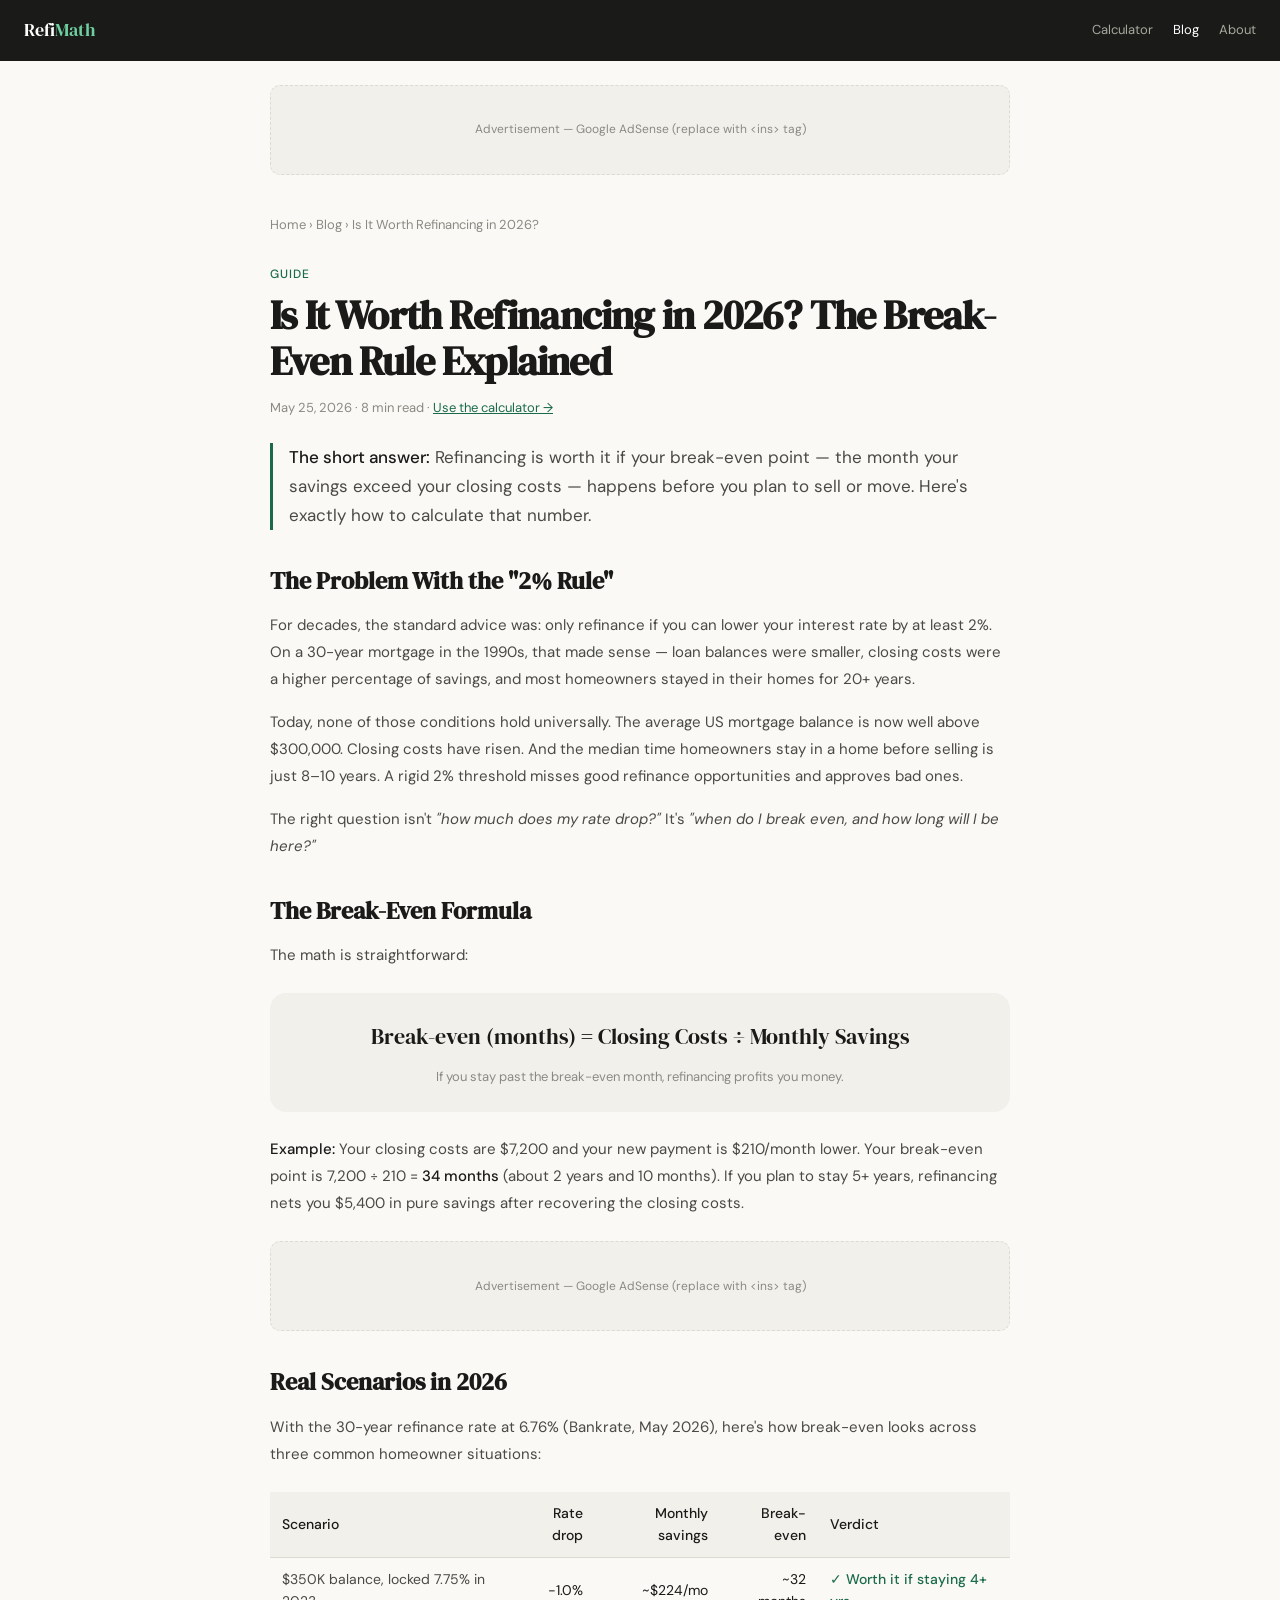
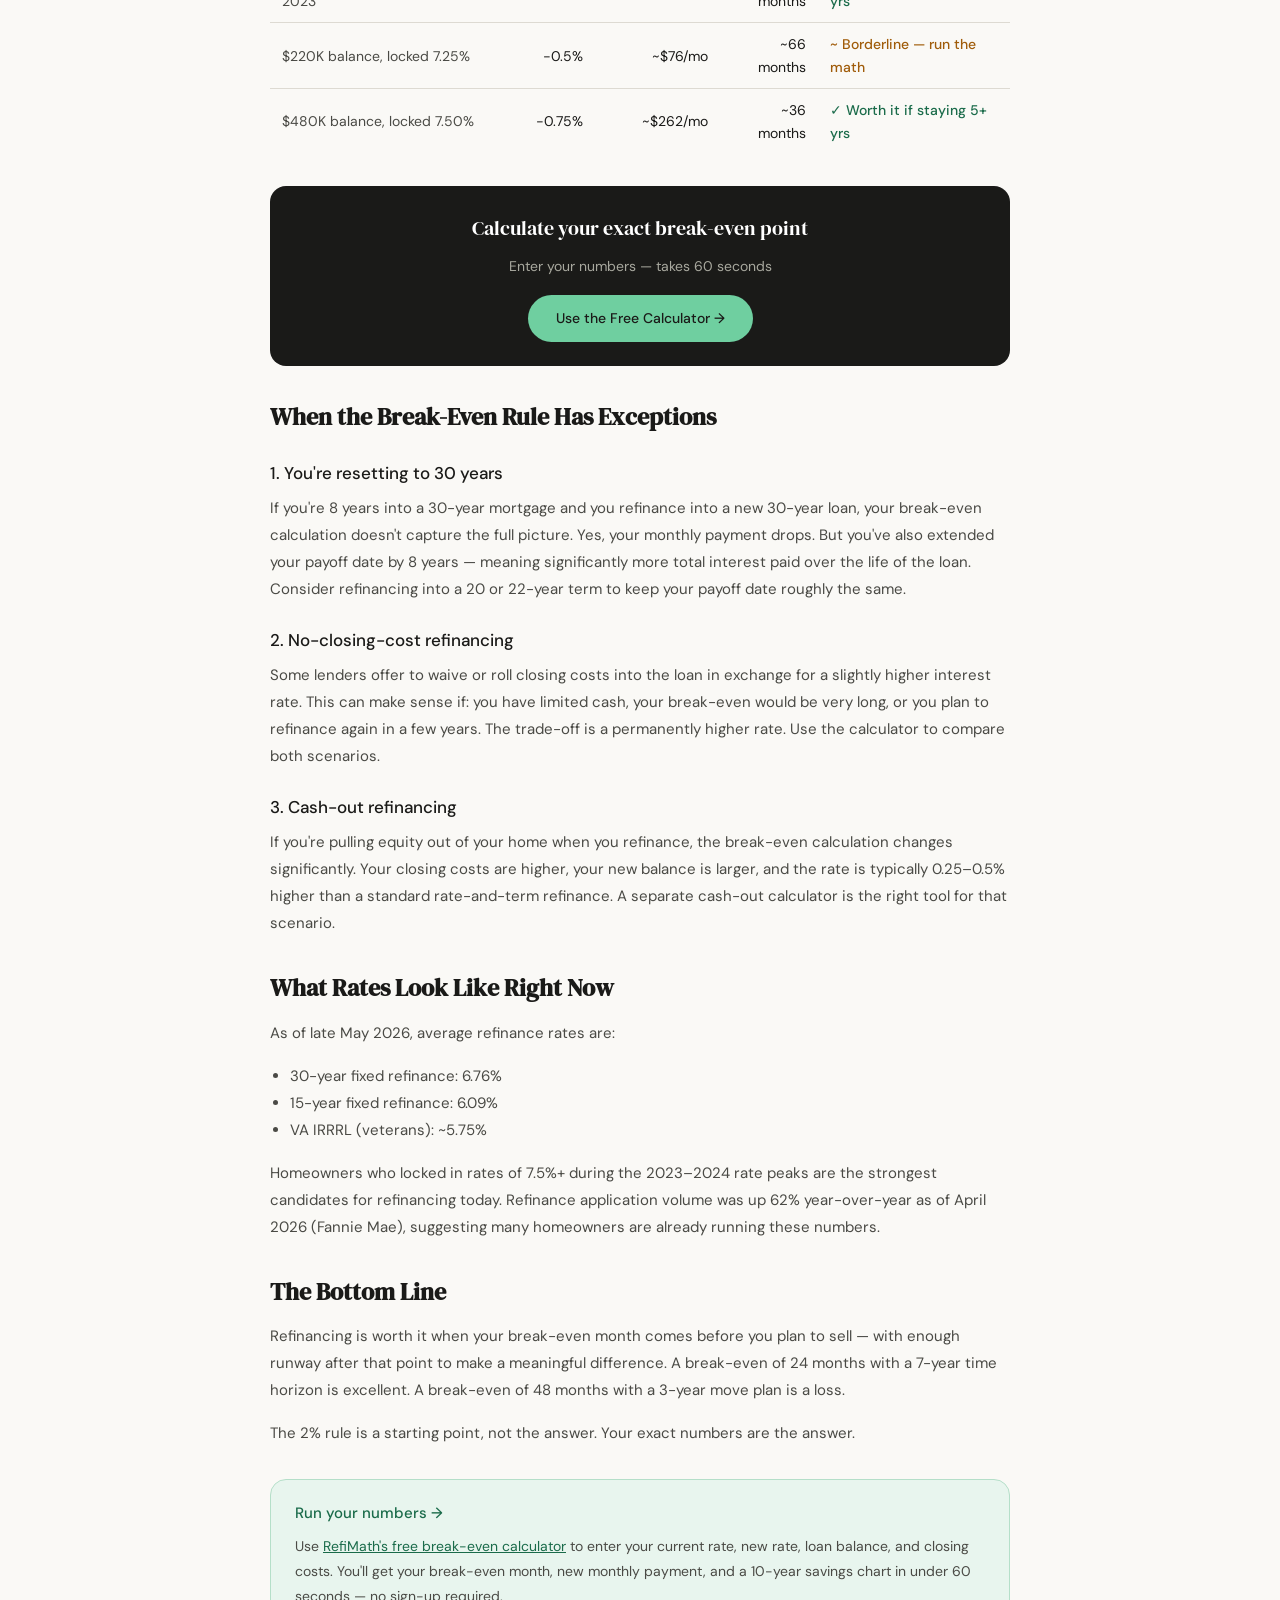
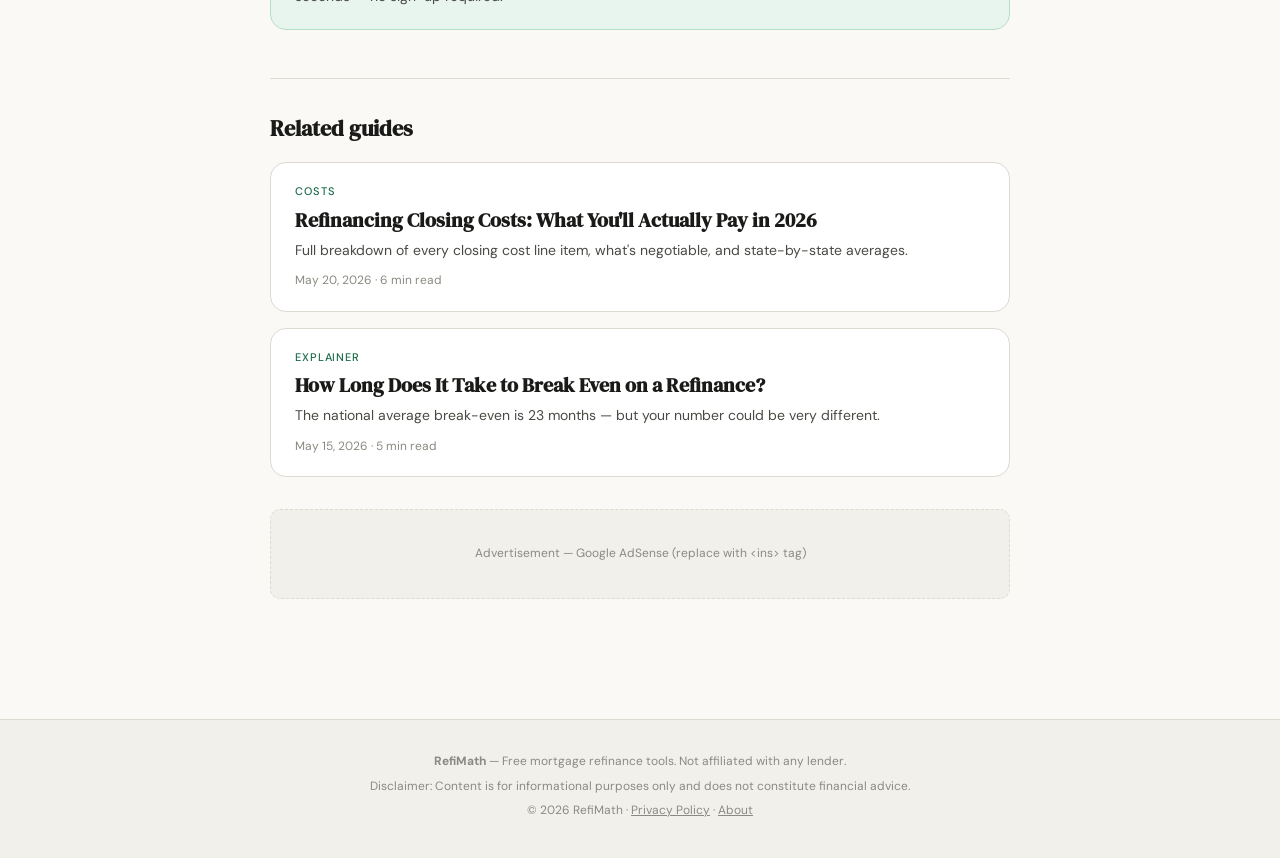
<file: blog/is-it-worth-refinancing-2026.html>
<!DOCTYPE html>
<html lang="en">
<head>
<meta charset="UTF-8">
<meta name="viewport" content="width=device-width, initial-scale=1.0">
<title>Is It Worth Refinancing in 2026? The Break-Even Rule Explained | RefiMath</title>
<meta name="description" content="The 2% rule for refinancing is outdated. Learn the real break-even method to decide if refinancing your mortgage makes sense in 2026 — with current rates and examples.">
<meta name="keywords" content="should I refinance my mortgage 2026, is it worth refinancing, mortgage refinance break even, when to refinance calculator">
<link rel="canonical" href="https://refimath.com/blog/is-it-worth-refinancing-2026.html">

<!-- Open Graph for social sharing -->
<meta property="og:title" content="Is It Worth Refinancing in 2026? The Break-Even Rule Explained">
<meta property="og:description" content="The 2% rule is outdated. Here's the real math homeowners use to decide if refinancing makes sense.">
<meta property="og:type" content="article">
<meta property="og:url" content="https://refimath.com/blog/is-it-worth-refinancing-2026.html">

<link rel="preconnect" href="https://fonts.googleapis.com">
<link href="https://fonts.googleapis.com/css2?family=DM+Serif+Display:ital@0;1&family=DM+Sans:wght@300;400;500&display=swap" rel="stylesheet">
<link rel="stylesheet" href="../assets/css/shared.css">
<!-- Google Analytics — replace G-XXXXXXXXXX with your Measurement ID -->
<!-- <script async src="https://www.googletagmanager.com/gtag/js?id=G-XXXXXXXXXX"></script>
<script>
  window.dataLayer = window.dataLayer || [];
  function gtag(){dataLayer.push(arguments);}
  gtag('js', new Date());
  gtag('config', 'G-XXXXXXXXXX');
</script> -->

<!-- Google AdSense — replace ca-pub-XXXXXXXXXXXXXXXX with your publisher ID -->
<!-- <script async src="https://pagead2.googlesyndication.com/pagead/js/adsbygoogle.js?client=ca-pub-XXXXXXXXXXXXXXXX" crossorigin="anonymous"></script> -->

<!-- Article Schema Markup -->
<script type="application/ld+json">
{
  "@context": "https://schema.org",
  "@type": "Article",
  "headline": "Is It Worth Refinancing in 2026? The Break-Even Rule Explained",
  "datePublished": "2026-05-25",
  "dateModified": "2026-05-25",
  "author": {"@type": "Organization", "name": "RefiMath"},
  "publisher": {"@type": "Organization", "name": "RefiMath", "url": "https://refimath.com"},
  "description": "The 2% rule for refinancing is outdated. Learn the real break-even method to decide if refinancing makes sense in 2026."
}
</script>
</head>
<body>

<header class="site-header">
  <a href="/" class="logo">Refi<span>Math</span></a>
  <nav class="site-nav">
    <a href="/">Calculator</a>
    <a href="../blog.html" class="active">Blog</a>
    <a href="../about.html">About</a>
  </nav>
</header>

<!-- AD SLOT: TOP LEADERBOARD -->
<div class="container">
  <div class="ad-slot">Advertisement — Google AdSense (replace with &lt;ins&gt; tag)</div>
</div>

<div class="container" style="padding-top:1rem;padding-bottom:3rem;">

  <!-- BREADCRUMB -->
  <p style="font-size:13px;color:var(--ink-3);margin-bottom:1.5rem;">
    <a href="/" style="color:var(--ink-3);text-decoration:none;">Home</a> ›
    <a href="../blog.html" style="color:var(--ink-3);text-decoration:none;">Blog</a> ›
    Is It Worth Refinancing in 2026?
  </p>

  <article class="prose">

    <div style="margin-bottom:1.5rem;">
      <span style="font-size:12px;font-weight:500;color:var(--green);text-transform:uppercase;letter-spacing:.08em;">Guide</span>
      <h1 style="margin-top:.4rem;">Is It Worth Refinancing in 2026? The Break-Even Rule Explained</h1>
      <p style="font-size:13px;color:var(--ink-3);margin-top:.5rem;">May 25, 2026 · 8 min read · <a href="/">Use the calculator →</a></p>
    </div>

    <p style="font-size:17px;color:var(--ink-2);border-left:3px solid var(--green);padding-left:1rem;margin-bottom:2rem;line-height:1.7;"><strong>The short answer:</strong> Refinancing is worth it if your break-even point — the month your savings exceed your closing costs — happens before you plan to sell or move. Here's exactly how to calculate that number.</p>

    <h2>The Problem With the "2% Rule"</h2>
    <p>For decades, the standard advice was: only refinance if you can lower your interest rate by at least 2%. On a 30-year mortgage in the 1990s, that made sense — loan balances were smaller, closing costs were a higher percentage of savings, and most homeowners stayed in their homes for 20+ years.</p>
    <p>Today, none of those conditions hold universally. The average US mortgage balance is now well above $300,000. Closing costs have risen. And the median time homeowners stay in a home before selling is just 8–10 years. A rigid 2% threshold misses good refinance opportunities and approves bad ones.</p>
    <p>The right question isn't <em>"how much does my rate drop?"</em> It's <em>"when do I break even, and how long will I be here?"</em></p>

    <h2>The Break-Even Formula</h2>
    <p>The math is straightforward:</p>

    <div style="background:var(--paper-2);border-radius:var(--radius-lg);padding:1.5rem;margin:1.5rem 0;text-align:center;">
      <p style="font-family:'DM Serif Display',serif;font-size:22px;color:var(--ink);margin:0;">Break-even (months) = Closing Costs ÷ Monthly Savings</p>
      <p style="font-size:13px;color:var(--ink-3);margin:.5rem 0 0;">If you stay past the break-even month, refinancing profits you money.</p>
    </div>

    <p><strong>Example:</strong> Your closing costs are $7,200 and your new payment is $210/month lower. Your break-even point is 7,200 ÷ 210 = <strong>34 months</strong> (about 2 years and 10 months). If you plan to stay 5+ years, refinancing nets you $5,400 in pure savings after recovering the closing costs.</p>

    <!-- MID-ARTICLE AD SLOT -->
    <div class="ad-slot">Advertisement — Google AdSense (replace with &lt;ins&gt; tag)</div>

    <h2>Real Scenarios in 2026</h2>
    <p>With the 30-year refinance rate at 6.76% (Bankrate, May 2026), here's how break-even looks across three common homeowner situations:</p>

    <div style="overflow-x:auto;margin:1.5rem 0;">
      <table style="width:100%;border-collapse:collapse;font-size:14px;">
        <thead>
          <tr style="background:var(--paper-2);">
            <th style="padding:10px 12px;text-align:left;border-bottom:1px solid var(--border);font-weight:500;">Scenario</th>
            <th style="padding:10px 12px;text-align:right;border-bottom:1px solid var(--border);font-weight:500;">Rate drop</th>
            <th style="padding:10px 12px;text-align:right;border-bottom:1px solid var(--border);font-weight:500;">Monthly savings</th>
            <th style="padding:10px 12px;text-align:right;border-bottom:1px solid var(--border);font-weight:500;">Break-even</th>
            <th style="padding:10px 12px;text-align:left;border-bottom:1px solid var(--border);font-weight:500;">Verdict</th>
          </tr>
        </thead>
        <tbody>
          <tr>
            <td style="padding:10px 12px;border-bottom:1px solid var(--border);color:var(--ink-2);">$350K balance, locked 7.75% in 2023</td>
            <td style="padding:10px 12px;text-align:right;border-bottom:1px solid var(--border);">−1.0%</td>
            <td style="padding:10px 12px;text-align:right;border-bottom:1px solid var(--border);">~$224/mo</td>
            <td style="padding:10px 12px;text-align:right;border-bottom:1px solid var(--border);">~32 months</td>
            <td style="padding:10px 12px;border-bottom:1px solid var(--border);color:#1a6b4a;font-weight:500;">✓ Worth it if staying 4+ yrs</td>
          </tr>
          <tr>
            <td style="padding:10px 12px;border-bottom:1px solid var(--border);color:var(--ink-2);">$220K balance, locked 7.25%</td>
            <td style="padding:10px 12px;text-align:right;border-bottom:1px solid var(--border);">−0.5%</td>
            <td style="padding:10px 12px;text-align:right;border-bottom:1px solid var(--border);">~$76/mo</td>
            <td style="padding:10px 12px;text-align:right;border-bottom:1px solid var(--border);">~66 months</td>
            <td style="padding:10px 12px;border-bottom:1px solid var(--border);color:#a05c0a;font-weight:500;">~ Borderline — run the math</td>
          </tr>
          <tr>
            <td style="padding:10px 12px;color:var(--ink-2);">$480K balance, locked 7.50%</td>
            <td style="padding:10px 12px;text-align:right;">−0.75%</td>
            <td style="padding:10px 12px;text-align:right;">~$262/mo</td>
            <td style="padding:10px 12px;text-align:right;">~36 months</td>
            <td style="padding:10px 12px;color:#1a6b4a;font-weight:500;">✓ Worth it if staying 5+ yrs</td>
          </tr>
        </tbody>
      </table>
    </div>

    <!-- CALCULATOR CTA — embedded in article for conversions -->
    <div style="background:var(--ink);border-radius:var(--radius-lg);padding:1.5rem;text-align:center;margin:2rem 0;">
      <p style="font-family:'DM Serif Display',serif;font-size:20px;color:#fff;margin-bottom:.5rem;">Calculate your exact break-even point</p>
      <p style="font-size:14px;color:#a8a89e;margin-bottom:1rem;">Enter your numbers — takes 60 seconds</p>
      <a href="/" style="display:inline-block;background:#6fcfa0;color:var(--ink);font-weight:500;font-size:14px;padding:12px 28px;border-radius:99px;text-decoration:none;">Use the Free Calculator →</a>
    </div>

    <h2>When the Break-Even Rule Has Exceptions</h2>

    <h3>1. You're resetting to 30 years</h3>
    <p>If you're 8 years into a 30-year mortgage and you refinance into a new 30-year loan, your break-even calculation doesn't capture the full picture. Yes, your monthly payment drops. But you've also extended your payoff date by 8 years — meaning significantly more total interest paid over the life of the loan. Consider refinancing into a 20 or 22-year term to keep your payoff date roughly the same.</p>

    <h3>2. No-closing-cost refinancing</h3>
    <p>Some lenders offer to waive or roll closing costs into the loan in exchange for a slightly higher interest rate. This can make sense if: you have limited cash, your break-even would be very long, or you plan to refinance again in a few years. The trade-off is a permanently higher rate. Use the calculator to compare both scenarios.</p>

    <h3>3. Cash-out refinancing</h3>
    <p>If you're pulling equity out of your home when you refinance, the break-even calculation changes significantly. Your closing costs are higher, your new balance is larger, and the rate is typically 0.25–0.5% higher than a standard rate-and-term refinance. A separate cash-out calculator is the right tool for that scenario.</p>

    <h2>What Rates Look Like Right Now</h2>
    <p>As of late May 2026, average refinance rates are:</p>
    <ul>
      <li>30-year fixed refinance: 6.76%</li>
      <li>15-year fixed refinance: 6.09%</li>
      <li>VA IRRRL (veterans): ~5.75%</li>
    </ul>
    <p>Homeowners who locked in rates of 7.5%+ during the 2023–2024 rate peaks are the strongest candidates for refinancing today. Refinance application volume was up 62% year-over-year as of April 2026 (Fannie Mae), suggesting many homeowners are already running these numbers.</p>

    <h2>The Bottom Line</h2>
    <p>Refinancing is worth it when your break-even month comes before you plan to sell — with enough runway after that point to make a meaningful difference. A break-even of 24 months with a 7-year time horizon is excellent. A break-even of 48 months with a 3-year move plan is a loss.</p>
    <p>The 2% rule is a starting point, not the answer. Your exact numbers are the answer.</p>

    <div style="background:var(--green-lt);border:1px solid #b5dfc9;border-radius:var(--radius-lg);padding:1.25rem 1.5rem;margin:2rem 0;">
      <p style="font-weight:500;color:var(--green);margin-bottom:.4rem;">Run your numbers →</p>
      <p style="font-size:14px;color:var(--ink-2);margin:0;">Use <a href="/">RefiMath's free break-even calculator</a> to enter your current rate, new rate, loan balance, and closing costs. You'll get your break-even month, new monthly payment, and a 10-year savings chart in under 60 seconds — no sign-up required.</p>
    </div>

  </article>

  <!-- RELATED POSTS -->
  <div style="margin-top:3rem;border-top:1px solid var(--border);padding-top:2rem;">
    <h2 style="font-family:'DM Serif Display',serif;font-size:22px;margin-bottom:1rem;">Related guides</h2>
    <a href="refinancing-closing-costs-2026.html" class="blog-card">
      <div class="tag">Costs</div>
      <h2>Refinancing Closing Costs: What You'll Actually Pay in 2026</h2>
      <p>Full breakdown of every closing cost line item, what's negotiable, and state-by-state averages.</p>
      <div class="meta">May 20, 2026 · 6 min read</div>
    </a>
    <a href="how-long-break-even-refinance.html" class="blog-card">
      <div class="tag">Explainer</div>
      <h2>How Long Does It Take to Break Even on a Refinance?</h2>
      <p>The national average break-even is 23 months — but your number could be very different.</p>
      <div class="meta">May 15, 2026 · 5 min read</div>
    </a>
  </div>

  <!-- BOTTOM AD -->
  <div class="ad-slot" style="margin-top:2rem;">Advertisement — Google AdSense (replace with &lt;ins&gt; tag)</div>

</div>

<footer>
  <p><strong>RefiMath</strong> — Free mortgage refinance tools. Not affiliated with any lender.</p>
  <p>Disclaimer: Content is for informational purposes only and does not constitute financial advice.</p>
  <p>© 2026 RefiMath · <a href="../privacy.html">Privacy Policy</a> · <a href="../about.html">About</a></p>
</footer>

</body>
</html>
</file>
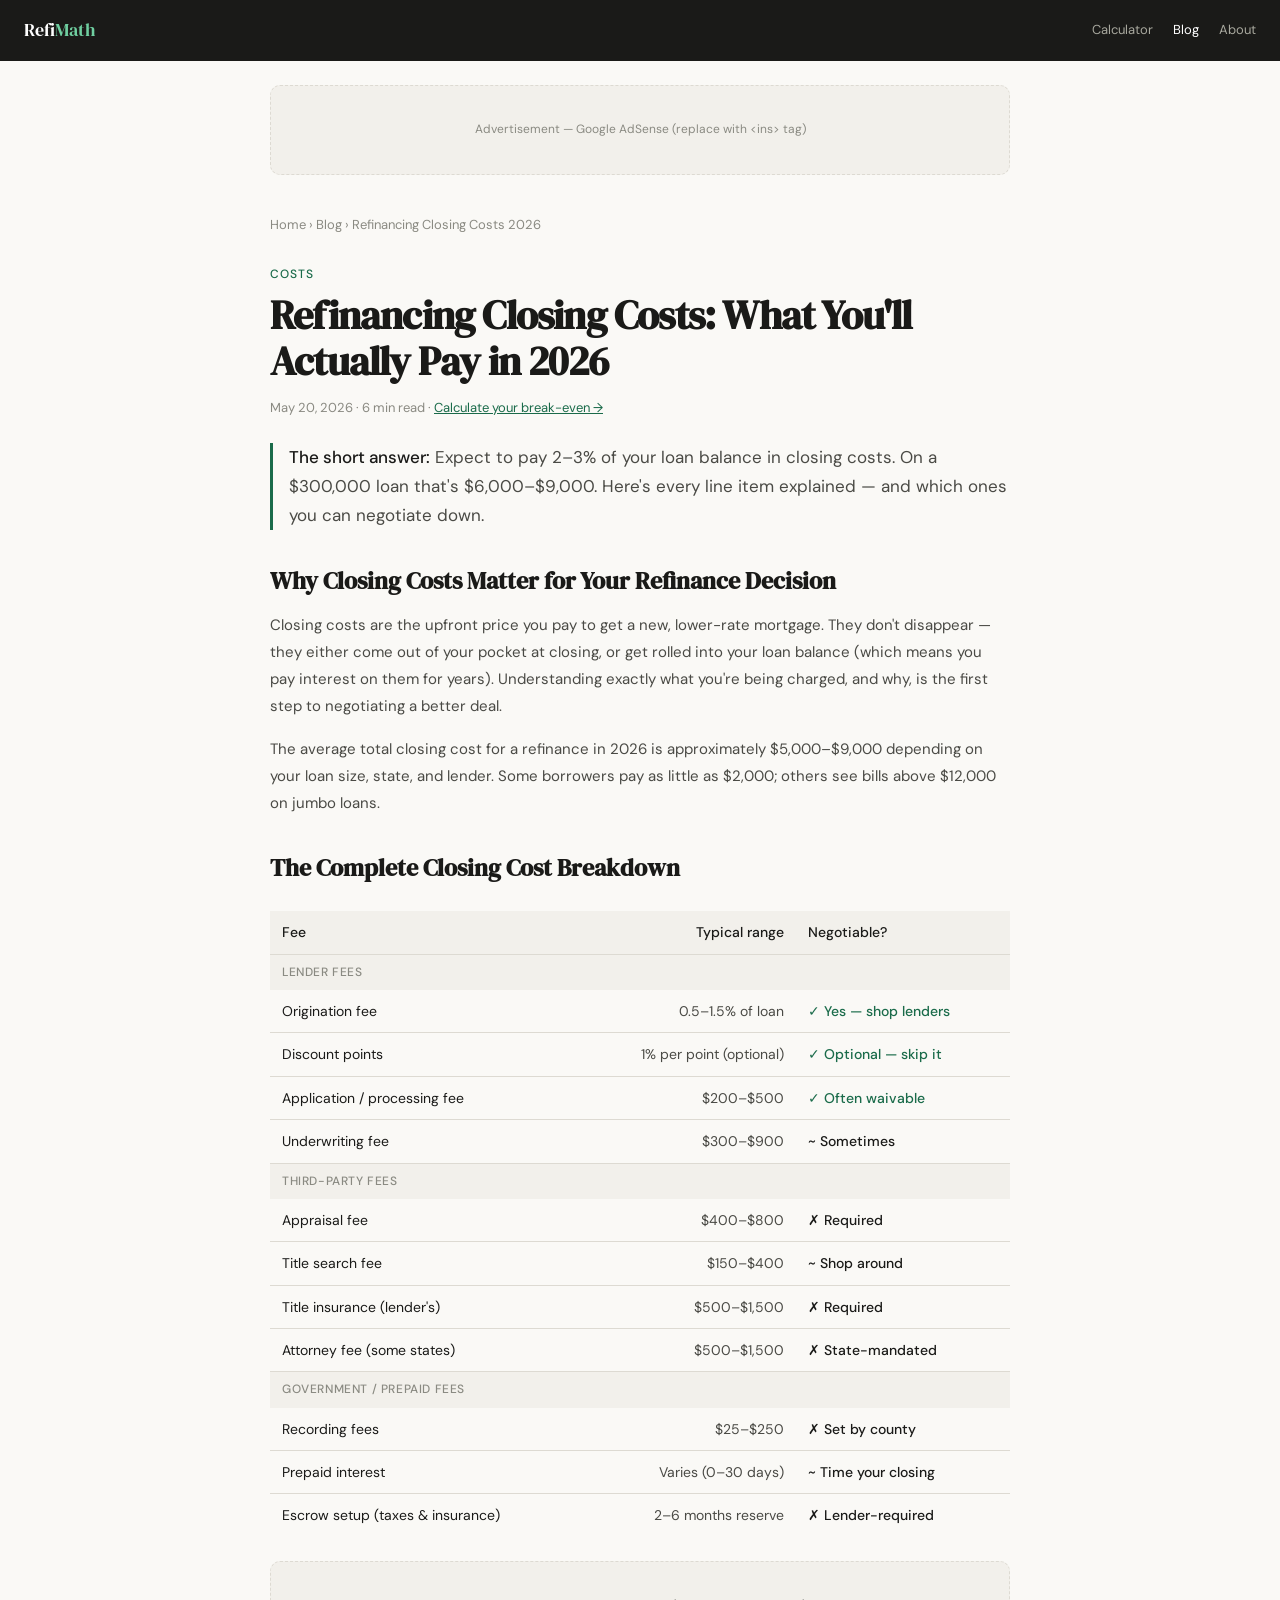
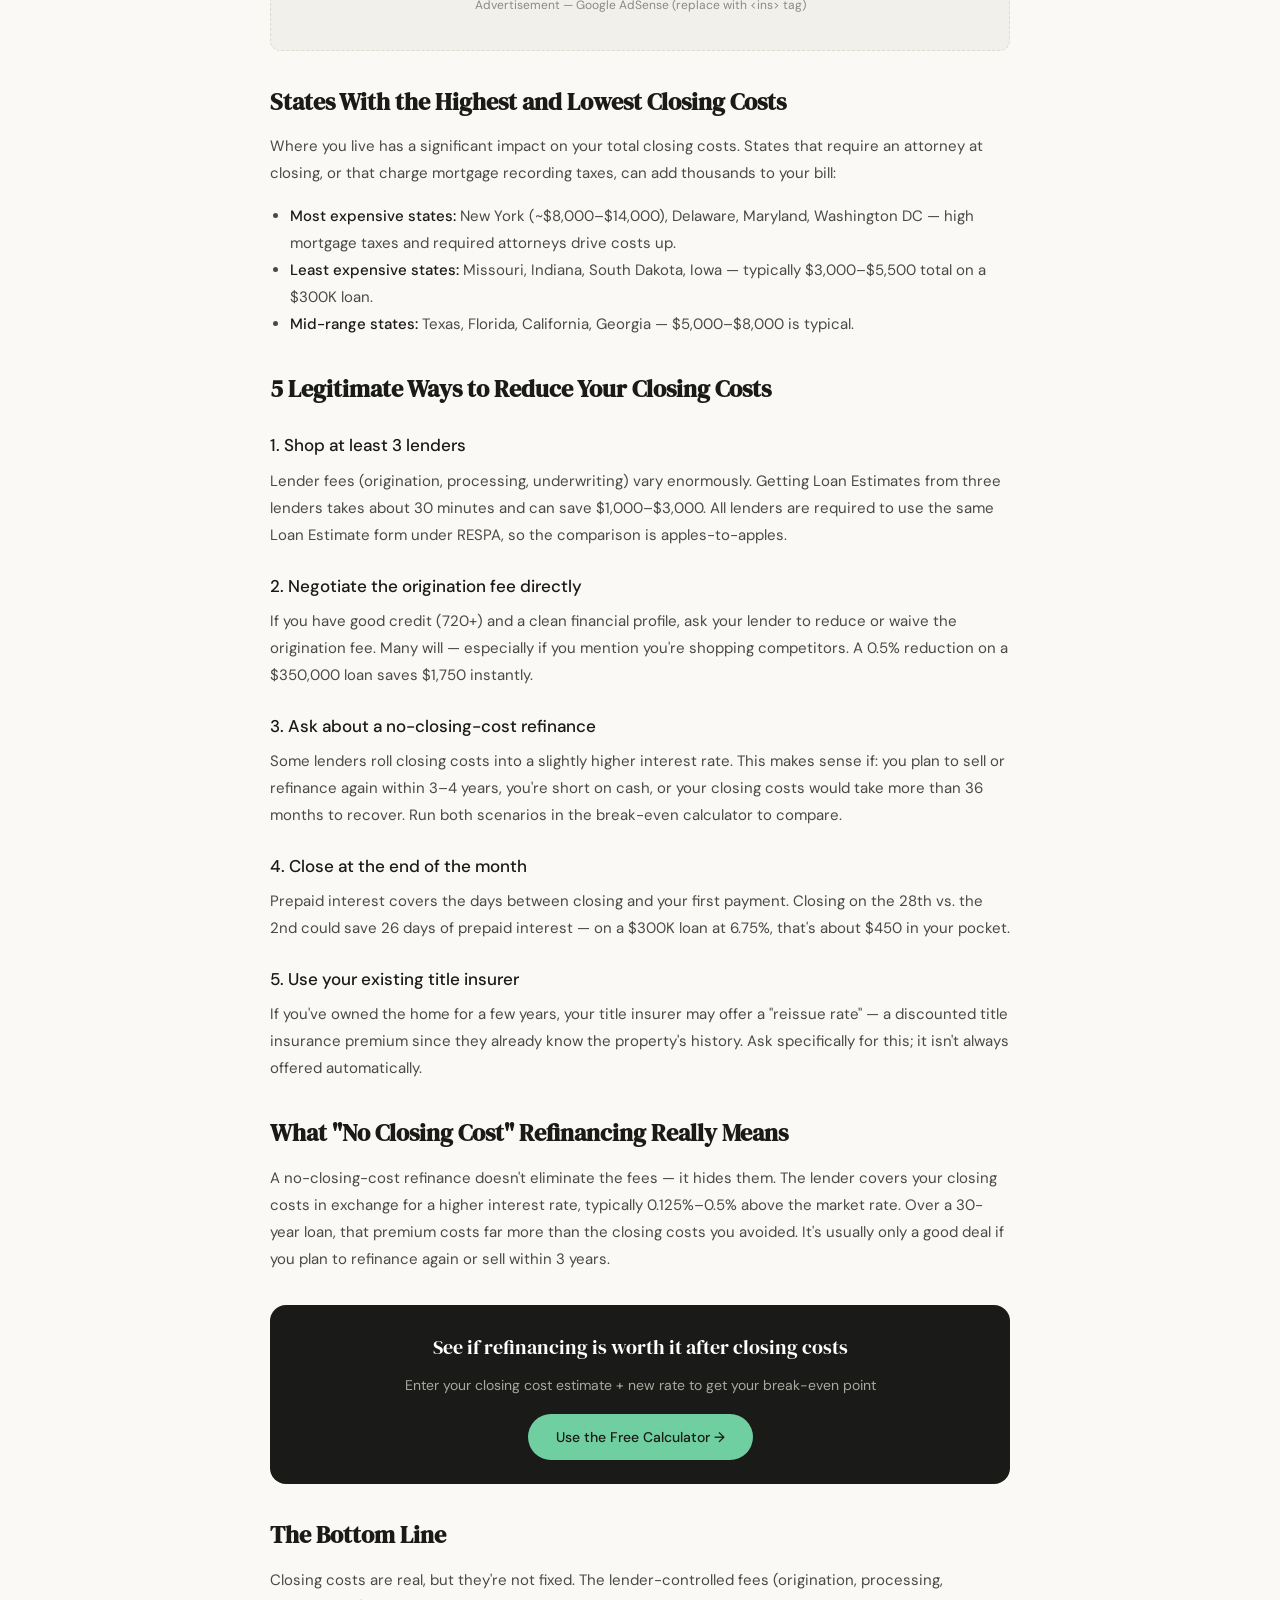
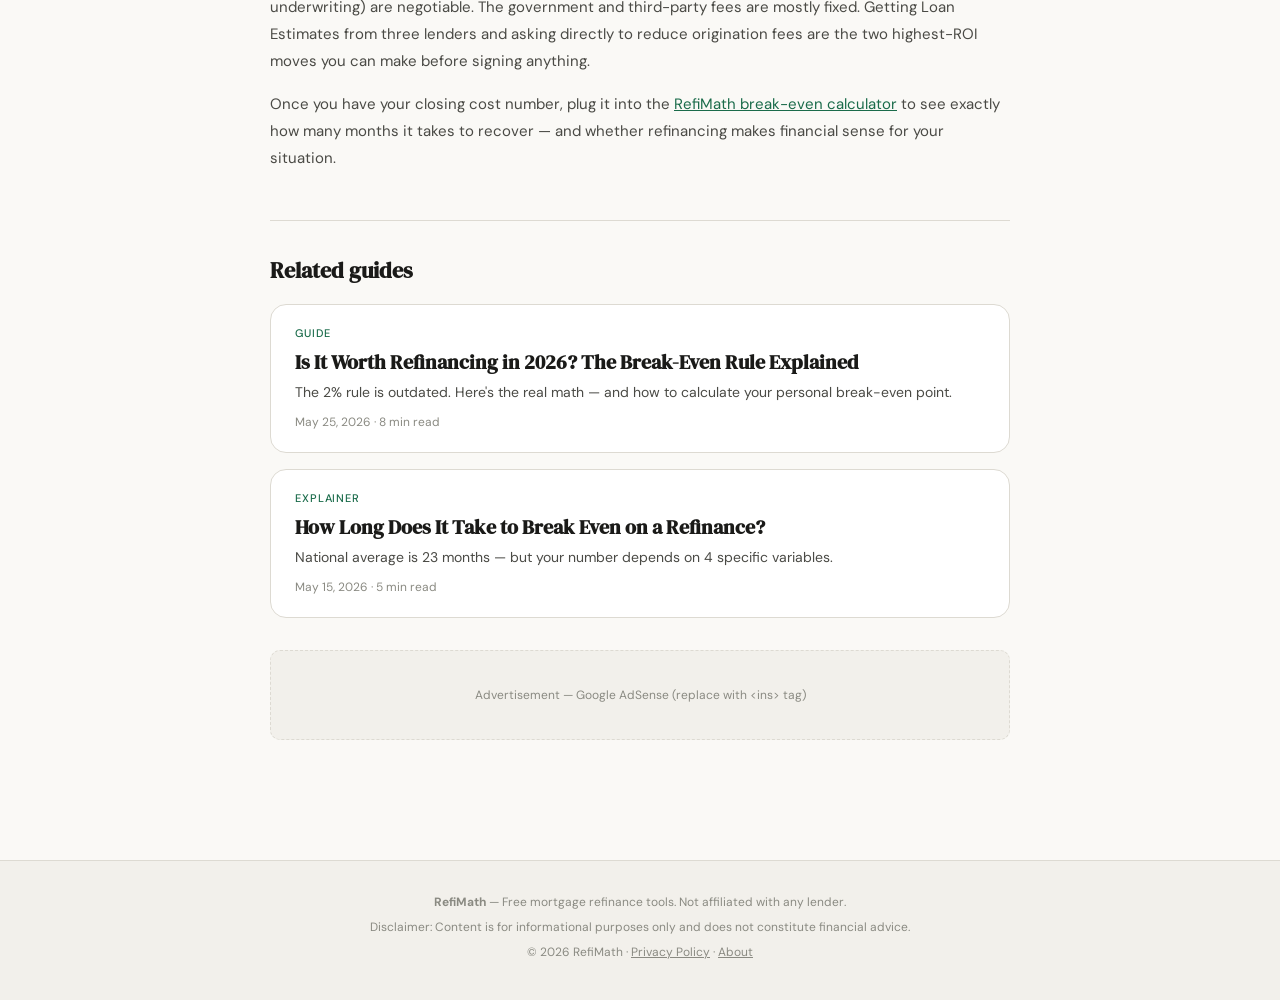
<file: blog/refinancing-closing-costs-2026.html>
<!DOCTYPE html>
<html lang="en">
<head>
<meta charset="UTF-8">
<meta name="viewport" content="width=device-width, initial-scale=1.0">
<title>Refinancing Closing Costs: What You'll Actually Pay in 2026 | RefiMath</title>
<meta name="description" content="Full breakdown of every mortgage refinance closing cost line item in 2026 — what's negotiable, what's fixed, and realistic ranges by state. Average total: $6,000–$10,000.">
<meta name="keywords" content="refinancing closing costs 2026, mortgage refinance fees, how much does it cost to refinance, closing cost breakdown, refinance fees explained">
<link rel="canonical" href="https://refimath.com/blog/refinancing-closing-costs-2026.html">
<meta property="og:title" content="Refinancing Closing Costs: What You'll Actually Pay in 2026">
<meta property="og:description" content="Full breakdown of every closing cost line item — what's negotiable and what's fixed.">
<meta property="og:type" content="article">
<link rel="preconnect" href="https://fonts.googleapis.com">
<link href="https://fonts.googleapis.com/css2?family=DM+Serif+Display:ital@0;1&family=DM+Sans:wght@300;400;500&display=swap" rel="stylesheet">
<link rel="stylesheet" href="../assets/css/shared.css">
<!-- Google Analytics — replace G-XXXXXXXXXX with your Measurement ID -->
<!-- <script async src="https://www.googletagmanager.com/gtag/js?id=G-XXXXXXXXXX"></script>
<script>
  window.dataLayer = window.dataLayer || [];
  function gtag(){dataLayer.push(arguments);}
  gtag('js', new Date());
  gtag('config', 'G-XXXXXXXXXX');
</script> -->

<!-- Google AdSense — replace ca-pub-XXXXXXXXXXXXXXXX with your publisher ID -->
<!-- <script async src="https://pagead2.googlesyndication.com/pagead/js/adsbygoogle.js?client=ca-pub-XXXXXXXXXXXXXXXX" crossorigin="anonymous"></script> -->
<script type="application/ld+json">
{
  "@context": "https://schema.org",
  "@type": "Article",
  "headline": "Refinancing Closing Costs: What You'll Actually Pay in 2026",
  "datePublished": "2026-05-20",
  "dateModified": "2026-05-20",
  "author": {"@type": "Organization", "name": "RefiMath"},
  "publisher": {"@type": "Organization", "name": "RefiMath", "url": "https://refimath.com"},
  "description": "Full breakdown of mortgage refinance closing costs in 2026, what is negotiable, and realistic ranges by state."
}
</script>
</head>
<body>

<header class="site-header">
  <a href="/" class="logo">Refi<span>Math</span></a>
  <nav class="site-nav">
    <a href="/">Calculator</a>
    <a href="../blog.html" class="active">Blog</a>
    <a href="../about.html">About</a>
  </nav>
</header>

<div class="container">
  <div class="ad-slot">Advertisement — Google AdSense (replace with &lt;ins&gt; tag)</div>
</div>

<div class="container" style="padding-top:1rem;padding-bottom:3rem;">

  <p style="font-size:13px;color:var(--ink-3);margin-bottom:1.5rem;">
    <a href="/" style="color:var(--ink-3);text-decoration:none;">Home</a> ›
    <a href="../blog.html" style="color:var(--ink-3);text-decoration:none;">Blog</a> ›
    Refinancing Closing Costs 2026
  </p>

  <article class="prose">

    <div style="margin-bottom:1.5rem;">
      <span style="font-size:12px;font-weight:500;color:var(--green);text-transform:uppercase;letter-spacing:.08em;">Costs</span>
      <h1 style="margin-top:.4rem;">Refinancing Closing Costs: What You'll Actually Pay in 2026</h1>
      <p style="font-size:13px;color:var(--ink-3);margin-top:.5rem;">May 20, 2026 · 6 min read · <a href="/">Calculate your break-even →</a></p>
    </div>

    <p style="font-size:17px;color:var(--ink-2);border-left:3px solid var(--green);padding-left:1rem;margin-bottom:2rem;line-height:1.7;"><strong>The short answer:</strong> Expect to pay 2–3% of your loan balance in closing costs. On a $300,000 loan that's $6,000–$9,000. Here's every line item explained — and which ones you can negotiate down.</p>

    <h2>Why Closing Costs Matter for Your Refinance Decision</h2>
    <p>Closing costs are the upfront price you pay to get a new, lower-rate mortgage. They don't disappear — they either come out of your pocket at closing, or get rolled into your loan balance (which means you pay interest on them for years). Understanding exactly what you're being charged, and why, is the first step to negotiating a better deal.</p>
    <p>The average total closing cost for a refinance in 2026 is approximately $5,000–$9,000 depending on your loan size, state, and lender. Some borrowers pay as little as $2,000; others see bills above $12,000 on jumbo loans.</p>

    <h2>The Complete Closing Cost Breakdown</h2>

    <div style="overflow-x:auto;margin:1.5rem 0;">
      <table style="width:100%;border-collapse:collapse;font-size:14px;">
        <thead>
          <tr style="background:var(--paper-2);">
            <th style="padding:10px 12px;text-align:left;border-bottom:1px solid var(--border);font-weight:500;">Fee</th>
            <th style="padding:10px 12px;text-align:right;border-bottom:1px solid var(--border);font-weight:500;">Typical range</th>
            <th style="padding:10px 12px;text-align:left;border-bottom:1px solid var(--border);font-weight:500;">Negotiable?</th>
          </tr>
        </thead>
        <tbody>
          <tr style="background:var(--paper-2);">
            <td colspan="3" style="padding:8px 12px;font-size:12px;font-weight:500;color:var(--ink-3);text-transform:uppercase;letter-spacing:.05em;">Lender fees</td>
          </tr>
          <tr>
            <td style="padding:10px 12px;border-bottom:1px solid var(--border);color:var(--ink);">Origination fee</td>
            <td style="padding:10px 12px;text-align:right;border-bottom:1px solid var(--border);color:var(--ink-2);">0.5–1.5% of loan</td>
            <td style="padding:10px 12px;border-bottom:1px solid var(--border);color:var(--green);font-weight:500;">✓ Yes — shop lenders</td>
          </tr>
          <tr>
            <td style="padding:10px 12px;border-bottom:1px solid var(--border);color:var(--ink);">Discount points</td>
            <td style="padding:10px 12px;text-align:right;border-bottom:1px solid var(--border);color:var(--ink-2);">1% per point (optional)</td>
            <td style="padding:10px 12px;border-bottom:1px solid var(--border);color:var(--green);font-weight:500;">✓ Optional — skip it</td>
          </tr>
          <tr>
            <td style="padding:10px 12px;border-bottom:1px solid var(--border);color:var(--ink);">Application / processing fee</td>
            <td style="padding:10px 12px;text-align:right;border-bottom:1px solid var(--border);color:var(--ink-2);">$200–$500</td>
            <td style="padding:10px 12px;border-bottom:1px solid var(--border);color:var(--green);font-weight:500;">✓ Often waivable</td>
          </tr>
          <tr>
            <td style="padding:10px 12px;border-bottom:1px solid var(--border);color:var(--ink);">Underwriting fee</td>
            <td style="padding:10px 12px;text-align:right;border-bottom:1px solid var(--border);color:var(--ink-2);">$300–$900</td>
            <td style="padding:10px 12px;border-bottom:1px solid var(--border);color:var(--amber);font-weight:500;">~ Sometimes</td>
          </tr>
          <tr style="background:var(--paper-2);">
            <td colspan="3" style="padding:8px 12px;font-size:12px;font-weight:500;color:var(--ink-3);text-transform:uppercase;letter-spacing:.05em;">Third-party fees</td>
          </tr>
          <tr>
            <td style="padding:10px 12px;border-bottom:1px solid var(--border);color:var(--ink);">Appraisal fee</td>
            <td style="padding:10px 12px;text-align:right;border-bottom:1px solid var(--border);color:var(--ink-2);">$400–$800</td>
            <td style="padding:10px 12px;border-bottom:1px solid var(--border);color:var(--red);font-weight:500;">✗ Required</td>
          </tr>
          <tr>
            <td style="padding:10px 12px;border-bottom:1px solid var(--border);color:var(--ink);">Title search fee</td>
            <td style="padding:10px 12px;text-align:right;border-bottom:1px solid var(--border);color:var(--ink-2);">$150–$400</td>
            <td style="padding:10px 12px;border-bottom:1px solid var(--border);color:var(--amber);font-weight:500;">~ Shop around</td>
          </tr>
          <tr>
            <td style="padding:10px 12px;border-bottom:1px solid var(--border);color:var(--ink);">Title insurance (lender's)</td>
            <td style="padding:10px 12px;text-align:right;border-bottom:1px solid var(--border);color:var(--ink-2);">$500–$1,500</td>
            <td style="padding:10px 12px;border-bottom:1px solid var(--border);color:var(--red);font-weight:500;">✗ Required</td>
          </tr>
          <tr>
            <td style="padding:10px 12px;border-bottom:1px solid var(--border);color:var(--ink);">Attorney fee (some states)</td>
            <td style="padding:10px 12px;text-align:right;border-bottom:1px solid var(--border);color:var(--ink-2);">$500–$1,500</td>
            <td style="padding:10px 12px;border-bottom:1px solid var(--border);color:var(--red);font-weight:500;">✗ State-mandated</td>
          </tr>
          <tr style="background:var(--paper-2);">
            <td colspan="3" style="padding:8px 12px;font-size:12px;font-weight:500;color:var(--ink-3);text-transform:uppercase;letter-spacing:.05em;">Government / prepaid fees</td>
          </tr>
          <tr>
            <td style="padding:10px 12px;border-bottom:1px solid var(--border);color:var(--ink);">Recording fees</td>
            <td style="padding:10px 12px;text-align:right;border-bottom:1px solid var(--border);color:var(--ink-2);">$25–$250</td>
            <td style="padding:10px 12px;border-bottom:1px solid var(--border);color:var(--red);font-weight:500;">✗ Set by county</td>
          </tr>
          <tr>
            <td style="padding:10px 12px;border-bottom:1px solid var(--border);color:var(--ink);">Prepaid interest</td>
            <td style="padding:10px 12px;text-align:right;border-bottom:1px solid var(--border);color:var(--ink-2);">Varies (0–30 days)</td>
            <td style="padding:10px 12px;border-bottom:1px solid var(--border);color:var(--amber);font-weight:500;">~ Time your closing</td>
          </tr>
          <tr>
            <td style="padding:10px 12px;color:var(--ink);">Escrow setup (taxes & insurance)</td>
            <td style="padding:10px 12px;text-align:right;color:var(--ink-2);">2–6 months reserve</td>
            <td style="padding:10px 12px;color:var(--red);font-weight:500;">✗ Lender-required</td>
          </tr>
        </tbody>
      </table>
    </div>

    <div class="ad-slot">Advertisement — Google AdSense (replace with &lt;ins&gt; tag)</div>

    <h2>States With the Highest and Lowest Closing Costs</h2>
    <p>Where you live has a significant impact on your total closing costs. States that require an attorney at closing, or that charge mortgage recording taxes, can add thousands to your bill:</p>
    <ul>
      <li><strong>Most expensive states:</strong> New York (~$8,000–$14,000), Delaware, Maryland, Washington DC — high mortgage taxes and required attorneys drive costs up.</li>
      <li><strong>Least expensive states:</strong> Missouri, Indiana, South Dakota, Iowa — typically $3,000–$5,500 total on a $300K loan.</li>
      <li><strong>Mid-range states:</strong> Texas, Florida, California, Georgia — $5,000–$8,000 is typical.</li>
    </ul>

    <h2>5 Legitimate Ways to Reduce Your Closing Costs</h2>

    <h3>1. Shop at least 3 lenders</h3>
    <p>Lender fees (origination, processing, underwriting) vary enormously. Getting Loan Estimates from three lenders takes about 30 minutes and can save $1,000–$3,000. All lenders are required to use the same Loan Estimate form under RESPA, so the comparison is apples-to-apples.</p>

    <h3>2. Negotiate the origination fee directly</h3>
    <p>If you have good credit (720+) and a clean financial profile, ask your lender to reduce or waive the origination fee. Many will — especially if you mention you're shopping competitors. A 0.5% reduction on a $350,000 loan saves $1,750 instantly.</p>

    <h3>3. Ask about a no-closing-cost refinance</h3>
    <p>Some lenders roll closing costs into a slightly higher interest rate. This makes sense if: you plan to sell or refinance again within 3–4 years, you're short on cash, or your closing costs would take more than 36 months to recover. Run both scenarios in the break-even calculator to compare.</p>

    <h3>4. Close at the end of the month</h3>
    <p>Prepaid interest covers the days between closing and your first payment. Closing on the 28th vs. the 2nd could save 26 days of prepaid interest — on a $300K loan at 6.75%, that's about $450 in your pocket.</p>

    <h3>5. Use your existing title insurer</h3>
    <p>If you've owned the home for a few years, your title insurer may offer a "reissue rate" — a discounted title insurance premium since they already know the property's history. Ask specifically for this; it isn't always offered automatically.</p>

    <h2>What "No Closing Cost" Refinancing Really Means</h2>
    <p>A no-closing-cost refinance doesn't eliminate the fees — it hides them. The lender covers your closing costs in exchange for a higher interest rate, typically 0.125%–0.5% above the market rate. Over a 30-year loan, that premium costs far more than the closing costs you avoided. It's usually only a good deal if you plan to refinance again or sell within 3 years.</p>

    <!-- CALCULATOR CTA -->
    <div style="background:var(--ink);border-radius:16px;padding:1.5rem;text-align:center;margin:2rem 0;">
      <p style="font-family:'DM Serif Display',serif;font-size:20px;color:#fff;margin-bottom:.5rem;">See if refinancing is worth it after closing costs</p>
      <p style="font-size:14px;color:#a8a89e;margin-bottom:1rem;">Enter your closing cost estimate + new rate to get your break-even point</p>
      <a href="/" style="display:inline-block;background:#6fcfa0;color:var(--ink);font-weight:500;font-size:14px;padding:12px 28px;border-radius:99px;text-decoration:none;">Use the Free Calculator →</a>
    </div>

    <h2>The Bottom Line</h2>
    <p>Closing costs are real, but they're not fixed. The lender-controlled fees (origination, processing, underwriting) are negotiable. The government and third-party fees are mostly fixed. Getting Loan Estimates from three lenders and asking directly to reduce origination fees are the two highest-ROI moves you can make before signing anything.</p>
    <p>Once you have your closing cost number, plug it into the <a href="/">RefiMath break-even calculator</a> to see exactly how many months it takes to recover — and whether refinancing makes financial sense for your situation.</p>

  </article>

  <div style="margin-top:3rem;border-top:1px solid var(--border);padding-top:2rem;">
    <h2 style="font-family:'DM Serif Display',serif;font-size:22px;margin-bottom:1rem;">Related guides</h2>
    <a href="is-it-worth-refinancing-2026.html" class="blog-card">
      <div class="tag">Guide</div>
      <h2>Is It Worth Refinancing in 2026? The Break-Even Rule Explained</h2>
      <p>The 2% rule is outdated. Here's the real math — and how to calculate your personal break-even point.</p>
      <div class="meta">May 25, 2026 · 8 min read</div>
    </a>
    <a href="how-long-break-even-refinance.html" class="blog-card">
      <div class="tag">Explainer</div>
      <h2>How Long Does It Take to Break Even on a Refinance?</h2>
      <p>National average is 23 months — but your number depends on 4 specific variables.</p>
      <div class="meta">May 15, 2026 · 5 min read</div>
    </a>
  </div>

  <div class="ad-slot" style="margin-top:2rem;">Advertisement — Google AdSense (replace with &lt;ins&gt; tag)</div>

</div>

<footer>
  <p><strong>RefiMath</strong> — Free mortgage refinance tools. Not affiliated with any lender.</p>
  <p>Disclaimer: Content is for informational purposes only and does not constitute financial advice.</p>
  <p>© 2026 RefiMath · <a href="../privacy.html">Privacy Policy</a> · <a href="../about.html">About</a></p>
</footer>

</body>
</html>
</file>
<file: assets/css/shared.css>
/* ── RefiMath Shared Styles ── */
:root {
  --ink: #1a1a18;
  --ink-2: #4a4a45;
  --ink-3: #8a8a82;
  --paper: #faf9f6;
  --paper-2: #f2f0eb;
  --paper-3: #e8e5de;
  --green: #1a6b4a;
  --green-lt: #e8f5ee;
  --border: #dddad2;
  --radius: 10px;
  --radius-lg: 16px;
}

*, *::before, *::after { box-sizing: border-box; margin: 0; padding: 0; }

body {
  font-family: 'DM Sans', sans-serif;
  background: var(--paper);
  color: var(--ink);
  line-height: 1.6;
  font-size: 16px;
}

/* NAV */
.site-header {
  background: var(--ink);
  padding: 1rem 1.5rem;
  display: flex;
  align-items: center;
  justify-content: space-between;
  flex-wrap: wrap;
  gap: 10px;
}
.logo {
  font-family: 'DM Serif Display', serif;
  font-size: 18px;
  color: #fff;
  text-decoration: none;
  letter-spacing: -.01em;
}
.logo span { color: #6fcfa0; }
.site-nav { display: flex; gap: 20px; flex-wrap: wrap; }
.site-nav a {
  font-size: 13px;
  color: #a8a89e;
  text-decoration: none;
  transition: color .15s;
}
.site-nav a:hover, .site-nav a.active { color: #fff; }

/* CONTAINER */
.container { max-width: 780px; margin: 0 auto; padding: 0 1.25rem; }

/* AD SLOTS */
.ad-slot {
  background: var(--paper-2);
  border: 1px dashed var(--border);
  border-radius: var(--radius);
  padding: 1rem;
  text-align: center;
  font-size: 12px;
  color: var(--ink-3);
  margin: 1.5rem 0;
  min-height: 90px;
  display: flex;
  align-items: center;
  justify-content: center;
}

/* FOOTER */
footer {
  background: var(--paper-2);
  border-top: 1px solid var(--border);
  padding: 2rem 1.5rem;
  text-align: center;
  font-size: 12px;
  color: var(--ink-3);
  margin-top: 3rem;
}
footer a { color: var(--ink-3); }
footer p { margin-bottom: .35rem; }

/* PROSE */
.prose h1 { font-family: 'DM Serif Display', serif; font-size: clamp(26px,5vw,40px); line-height: 1.15; margin-bottom: .75rem; letter-spacing: -.02em; }
.prose h2 { font-family: 'DM Serif Display', serif; font-size: 24px; margin: 2rem 0 .75rem; }
.prose h3 { font-size: 17px; font-weight: 500; margin: 1.5rem 0 .5rem; }
.prose p  { color: var(--ink-2); margin-bottom: 1rem; font-size: 15px; line-height: 1.8; }
.prose ul, .prose ol { padding-left: 1.25rem; color: var(--ink-2); font-size: 15px; line-height: 1.8; margin-bottom: 1rem; }
.prose a  { color: var(--green); text-decoration: underline; }
.prose strong { color: var(--ink); font-weight: 500; }

/* BLOG CARD */
.blog-card {
  background: #fff;
  border: 1px solid var(--border);
  border-radius: var(--radius-lg);
  padding: 1.25rem 1.5rem;
  margin-bottom: 1rem;
  text-decoration: none;
  display: block;
  transition: border-color .15s;
}
.blog-card:hover { border-color: #aaa; }
.blog-card .tag { font-size: 11px; font-weight: 500; color: var(--green); text-transform: uppercase; letter-spacing: .08em; margin-bottom: 6px; }
.blog-card h2 { font-family: 'DM Serif Display', serif; font-size: 20px; color: var(--ink); margin-bottom: 6px; line-height: 1.3; }
.blog-card p  { font-size: 14px; color: var(--ink-2); margin: 0 0 10px; line-height: 1.6; }
.blog-card .meta { font-size: 12px; color: var(--ink-3); }
</file>
